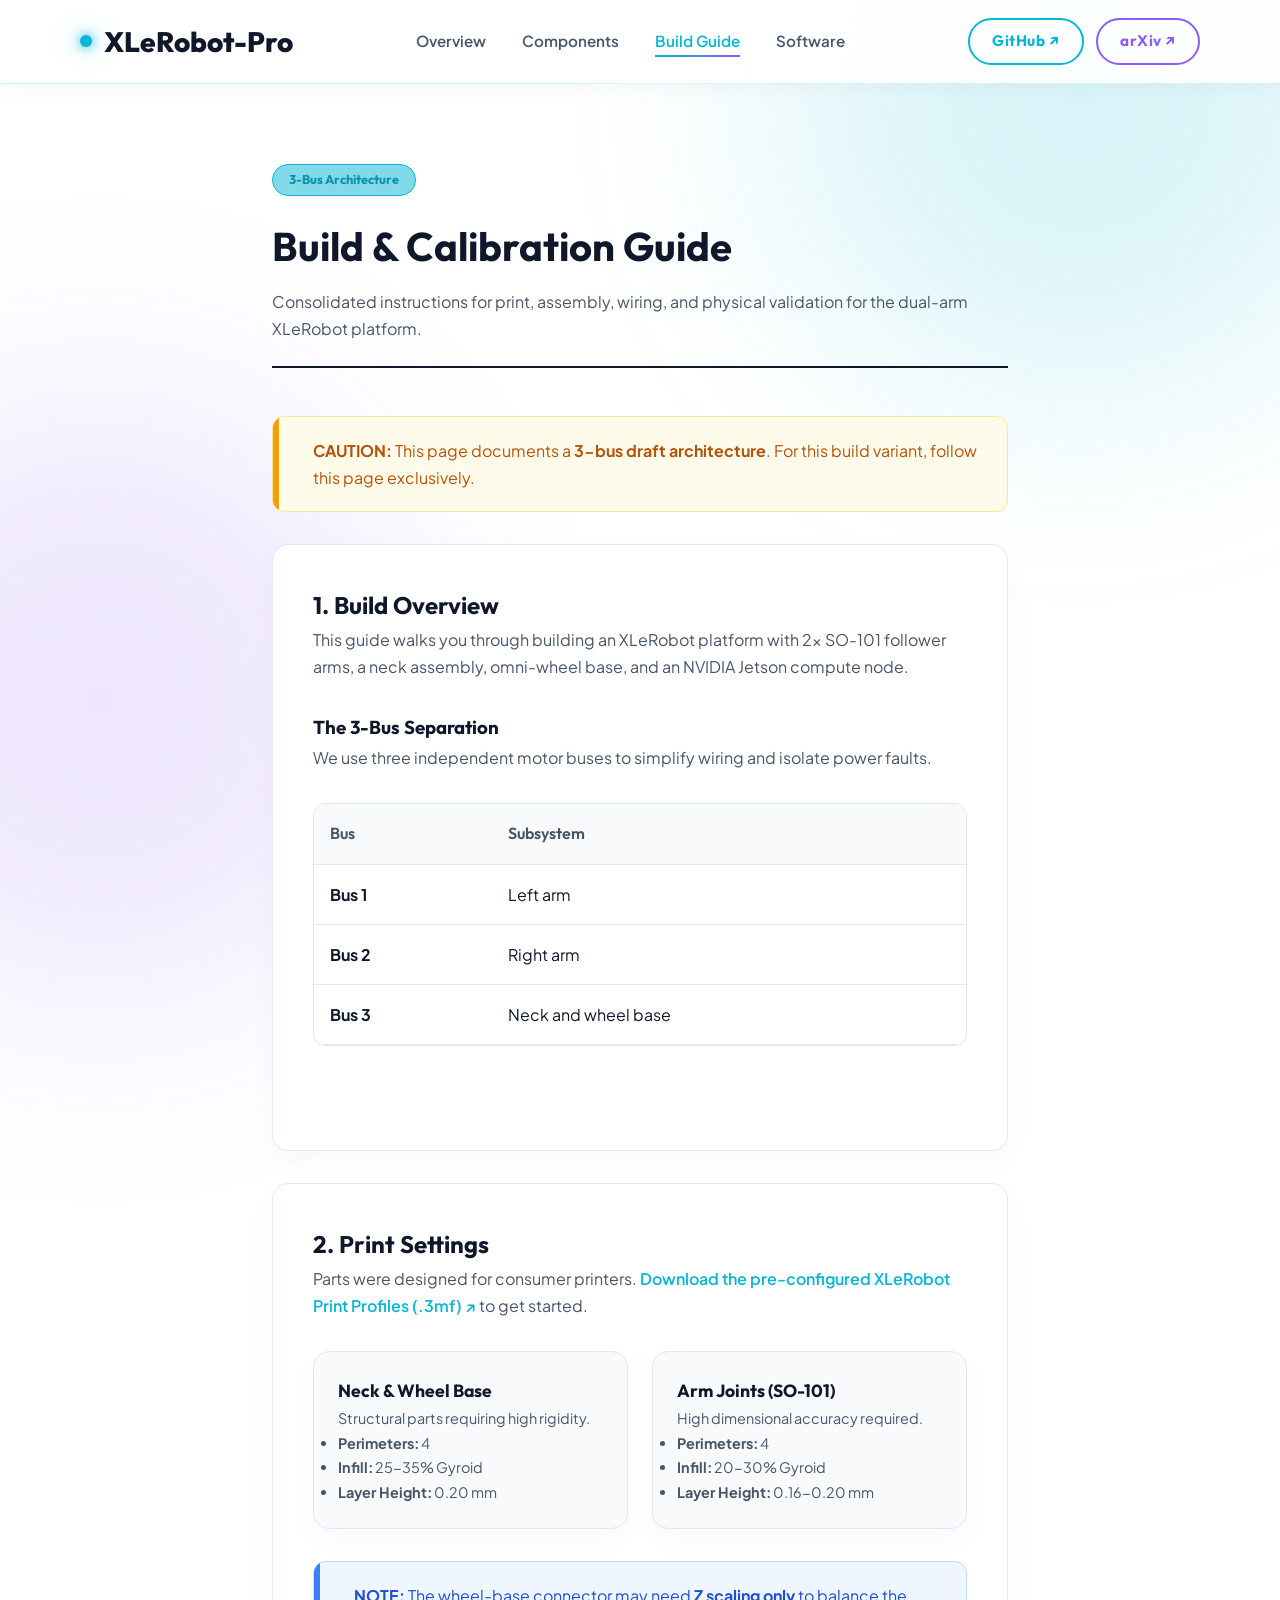
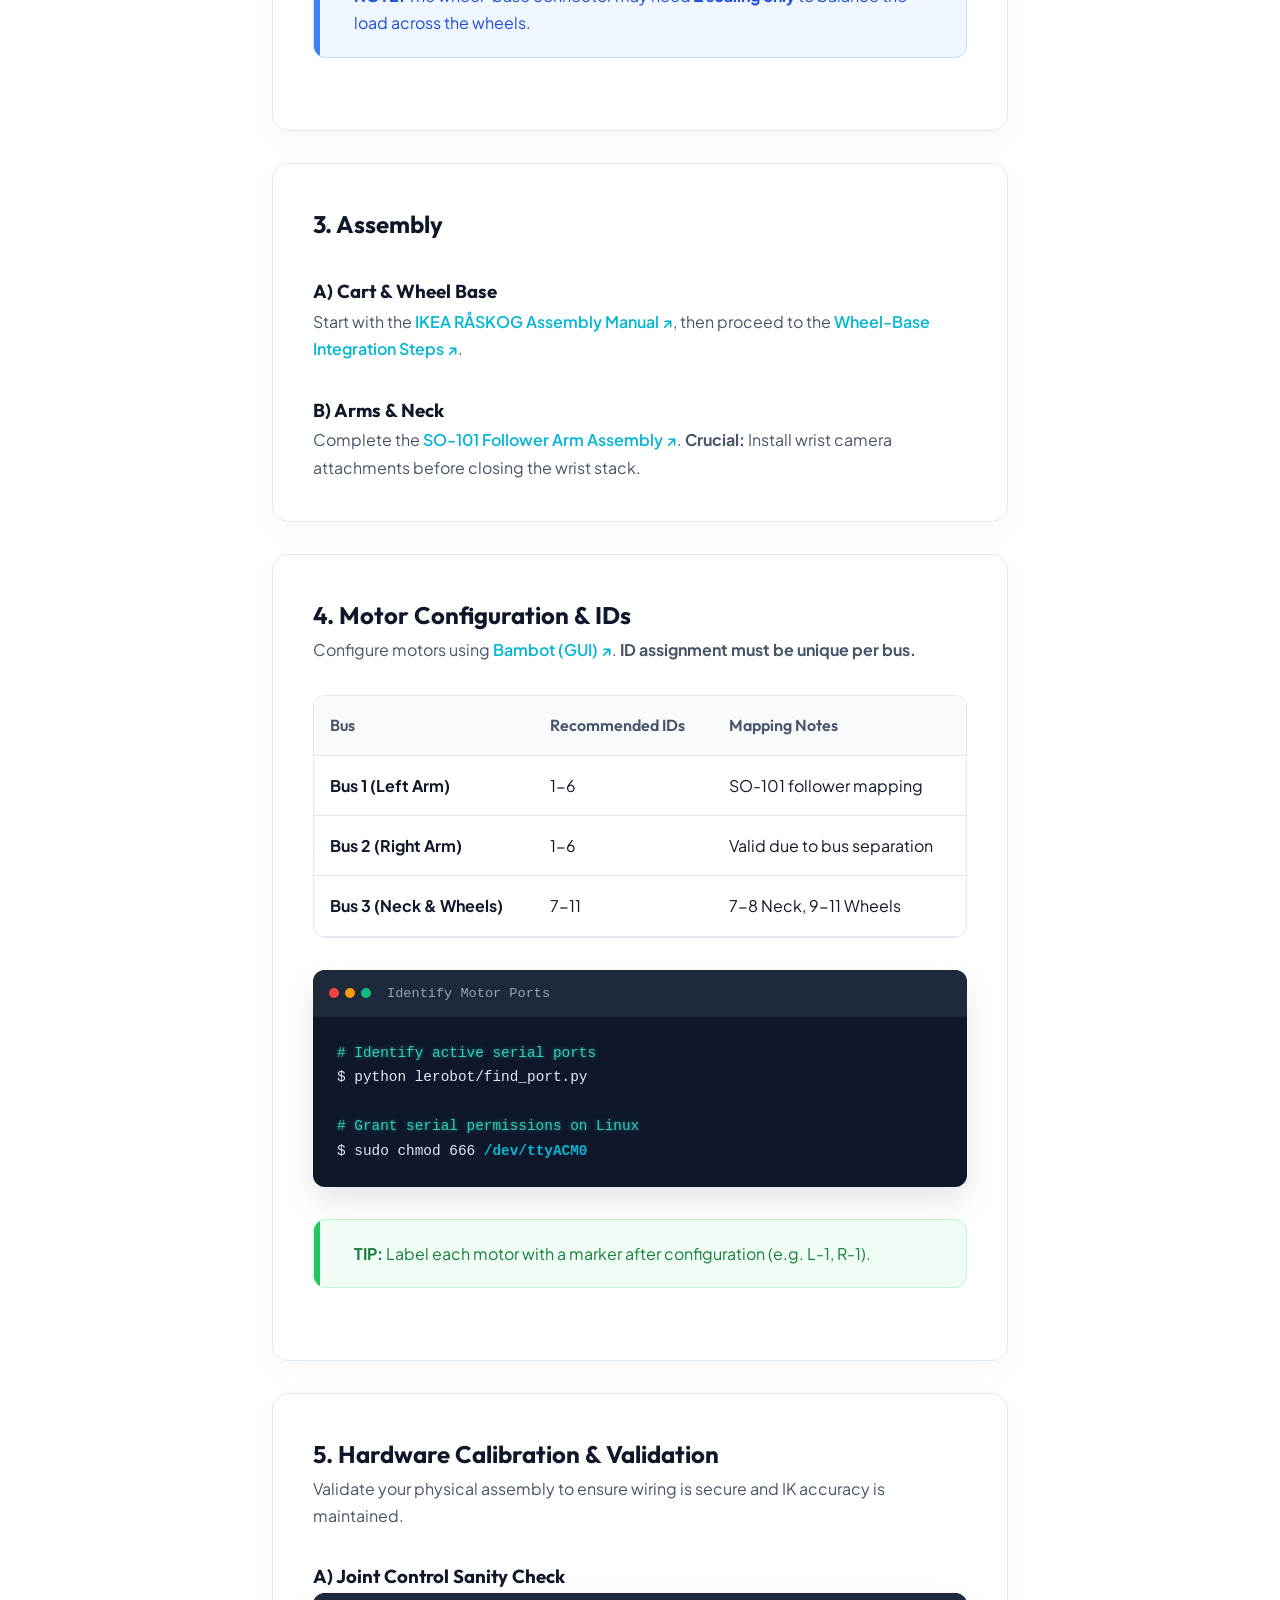
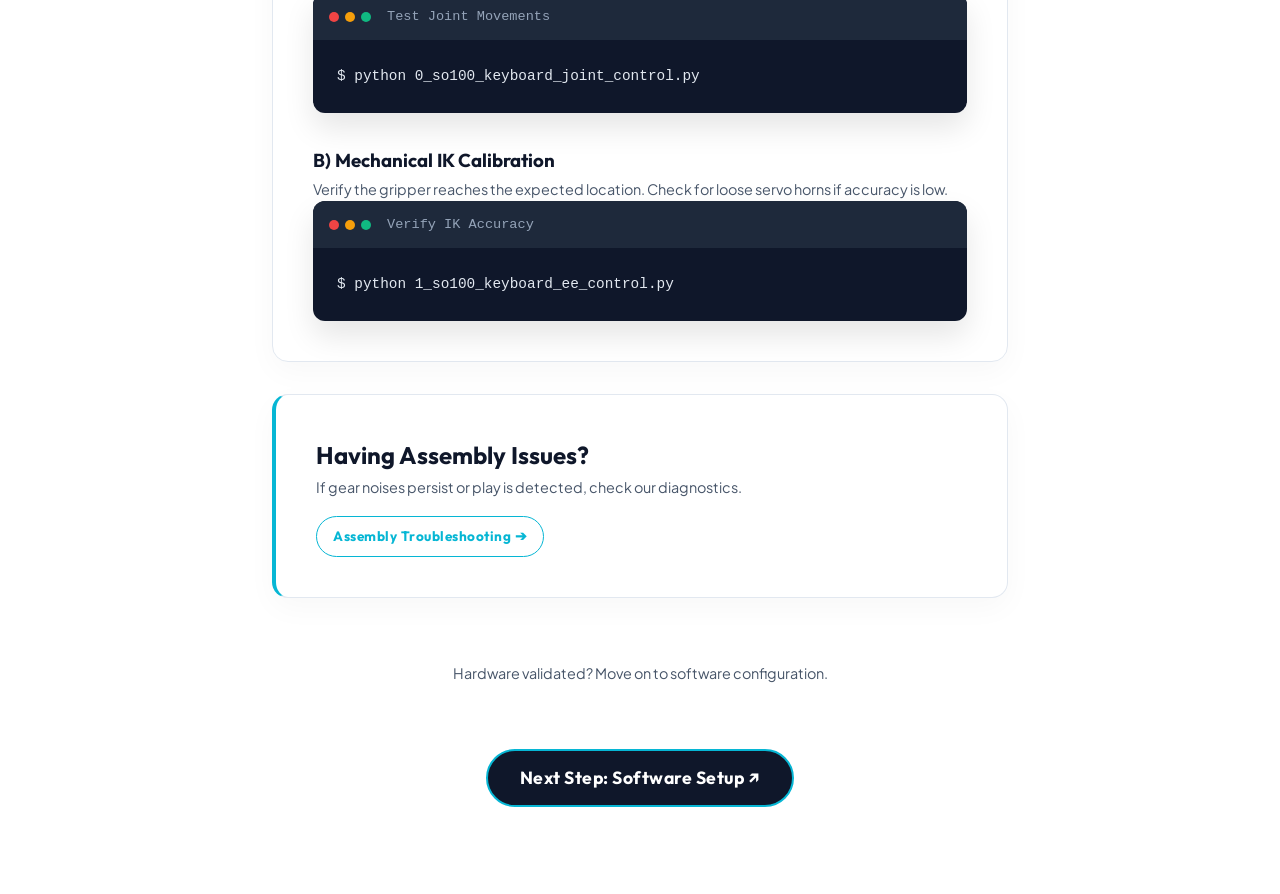
<file: build-guide.html>
<!DOCTYPE html>
<html lang="en">
<head>
    <meta charset="UTF-8">
    <meta name="viewport" content="width=device-width, initial-scale=1.0">
    <title>XLeRobot-Pro | Build Guide</title>
    <link rel="stylesheet" href="styles.css">
    <link href="https://fonts.googleapis.com/css2?family=Outfit:wght@400;600;800&family=Plus+Jakarta+Sans:wght@400;500;600&display=swap" rel="stylesheet">
</head>
<body>
    <div class="ambient-blob blob-cyan"></div>
    <div class="ambient-blob blob-purple"></div>

    <nav class="top-nav">
        <div class="nav-content">
            <a href="index.html" class="brand">
                <div class="brand-dot"></div>
                XLeRobot-Pro
            </a>
            <div class="nav-menu">
                <a href="index.html" class="nav-link">Overview</a>
                <a href="components.html" class="nav-link">Components</a>
                <a href="build-guide.html" class="nav-link active">Build Guide</a>
                <a href="software.html" class="nav-link">Software</a>
            </div>
            <div class="nav-actions">
                <a href="https://github.com/Minko82/xlerobot-pro" target="_blank" class="btn-neon btn-github">GitHub ↗</a>
                <a href="https://arxiv.org/abs/2603.09051" target="_blank" class="btn-neon btn-arxiv">arXiv ↗</a>
            </div>
        </div>
    </nav>

    <main class="page-container">
        
        <header class="page-header">
            <span class="tech-badge">3-Bus Architecture</span>
            <h1>Build & Calibration Guide</h1>
            <p>Consolidated instructions for print, assembly, wiring, and physical validation for the dual-arm XLeRobot platform.</p>
        </header>

        <div class="alert-box alert-caution">
            <div class="alert-accent-line"></div>
            <strong>CAUTION:</strong> This page documents a <strong>3-bus draft architecture</strong>. For this build variant, follow this page exclusively.
        </div>

        <section class="card neon-hover-cyan">
            <h2>1. Build Overview</h2>
            <p>This guide walks you through building an XLeRobot platform with 2x SO-101 follower arms, a neck assembly, omni-wheel base, and an NVIDIA Jetson compute node.</p>
            
            <h3 class="mt-4">The 3-Bus Separation</h3>
            <p>We use three independent motor buses to simplify wiring and isolate power faults.</p>
            
            

            <div class="table-container mt-4 mb-4">
                <table class="tech-table">
                    <thead>
                        <tr><th>Bus</th><th>Subsystem</th></tr>
                    </thead>
                    <tbody>
                        <tr><td><strong>Bus 1</strong></td><td>Left arm</td></tr>
                        <tr><td><strong>Bus 2</strong></td><td>Right arm</td></tr>
                        <tr><td><strong>Bus 3</strong></td><td>Neck and wheel base</td></tr>
                    </tbody>
                </table>
            </div>
        </section>

        <section class="card">
            <h2>2. Print Settings</h2>
            <p>Parts were designed for consumer printers. <a href="#" class="text-neon">Download the pre-configured XLeRobot Print Profiles (.3mf) ↗</a> to get started.</p>

            <div class="grid-2 mt-4">
                <div class="card print-card">
                    <h3>Neck & Wheel Base</h3>
                    <p>Structural parts requiring high rigidity.</p>
                    <ul class="mt-2">
                        <li><strong>Perimeters:</strong> 4</li>
                        <li><strong>Infill:</strong> 25-35% Gyroid</li>
                        <li><strong>Layer Height:</strong> 0.20 mm</li>
                    </ul>
                </div>

                <div class="card print-card">
                    <h3>Arm Joints (SO-101)</h3>
                    <p>High dimensional accuracy required.</p>
                    <ul class="mt-2">
                        <li><strong>Perimeters:</strong> 4</li>
                        <li><strong>Infill:</strong> 20-30% Gyroid</li>
                        <li><strong>Layer Height:</strong> 0.16-0.20 mm</li>
                    </ul>
                </div>
            </div>
            
            <div class="alert-box alert-note mt-4">
                <div class="alert-accent-line"></div>
                <strong>NOTE:</strong> The wheel-base connector may need <strong>Z scaling only</strong> to balance the load across the wheels.
            </div>
        </section>

        <section class="card neon-hover-purple">
            <h2>3. Assembly</h2>
            
            <h3 class="mt-4">A) Cart & Wheel Base</h3>
            <p>Start with the <a href="#" class="text-neon">IKEA RÅSKOG Assembly Manual ↗</a>, then proceed to the <a href="#" class="text-neon">Wheel-Base Integration Steps ↗</a>.</p>
            
            

            <h3 class="mt-4">B) Arms & Neck</h3>
            <p>Complete the <a href="#" class="text-neon">SO-101 Follower Arm Assembly ↗</a>. <strong>Crucial:</strong> Install wrist camera attachments before closing the wrist stack.</p>

        </section>

        <section class="card">
            <h2>4. Motor Configuration & IDs</h2>
            <p>Configure motors using <a href="#" class="text-neon">Bambot (GUI) ↗</a>. <strong>ID assignment must be unique per bus.</strong></p>

            <div class="table-container mt-4">
                <table class="tech-table">
                    <thead>
                        <tr><th>Bus</th><th>Recommended IDs</th><th>Mapping Notes</th></tr>
                    </thead>
                    <tbody>
                        <tr><td><strong>Bus 1 (Left Arm)</strong></td><td>1-6</td><td>SO-101 follower mapping</td></tr>
                        <tr><td><strong>Bus 2 (Right Arm)</strong></td><td>1-6</td><td>Valid due to bus separation</td></tr>
                        <tr><td><strong>Bus 3 (Neck & Wheels)</strong></td><td>7-11</td><td>7-8 Neck, 9-11 Wheels</td></tr>
                    </tbody>
                </table>
            </div>

            <div class="terminal-box mt-4">
                <div class="terminal-header">
                    <div class="dots"><span class="dot red"></span><span class="dot yellow"></span><span class="dot green"></span></div>
                    <span>Identify Motor Ports</span>
                </div>
                <div class="terminal-body">
                    <span class="log-info"># Identify active serial ports</span><br>
                    <span>$</span> python lerobot/find_port.py<br><br>
                    <span class="log-info"># Grant serial permissions on Linux</span><br>
                    <span>$</span> sudo chmod 666 <span class="text-neon">/dev/ttyACM0</span>
                </div>
            </div>
            
            <div class="alert-box alert-tip mt-4">
                <div class="alert-accent-line"></div>
                <strong>TIP:</strong> Label each motor with a marker after configuration (e.g. L-1, R-1).
            </div>
        </section>

        <section class="card">
            <h2>5. Hardware Calibration & Validation</h2>
            <p>Validate your physical assembly to ensure wiring is secure and IK accuracy is maintained.</p>

            <h3 class="mt-4">A) Joint Control Sanity Check</h3>
            <div class="terminal-box mt-2">
                <div class="terminal-header">
                    <div class="dots"><span class="dot red"></span><span class="dot yellow"></span><span class="dot green"></span></div>
                    <span>Test Joint Movements</span>
                </div>
                <div class="terminal-body">
                    <span>$</span> python 0_so100_keyboard_joint_control.py
                </div>
            </div>

            <h3 class="mt-4">B) Mechanical IK Calibration</h3>
            <p class="font-small">Verify the gripper reaches the expected location. Check for loose servo horns if accuracy is low.</p>
            <div class="terminal-box mt-2">
                <div class="terminal-header">
                    <div class="dots"><span class="dot red"></span><span class="dot yellow"></span><span class="dot green"></span></div>
                    <span>Verify IK Accuracy</span>
                </div>
                <div class="terminal-body">
                    <span>$</span> python 1_so100_keyboard_ee_control.py
                </div>
            </div>
        </section>

        <section class="card footer-cta">
            <div class="flex-wrap-center">
                <div class="card-no-margin">
                    <h2>Having Assembly Issues?</h2>
                    <p class="font-small">If gear noises persist or play is detected, check our diagnostics.</p>
                </div>
                <a href="troubleshooting.html" class="btn-neon btn-outline-cyan">Assembly Troubleshooting ➔</a>
            </div>
        </section>

        <div class="text-center mt-large">
            <p class="credits-text mb-4">Hardware validated? Move on to software configuration.</p>
            <a href="software.html" class="btn-neon btn-github btn-cta">Next Step: Software Setup ↗</a>
        </div>

    </main>
</body>
</html>
</file>
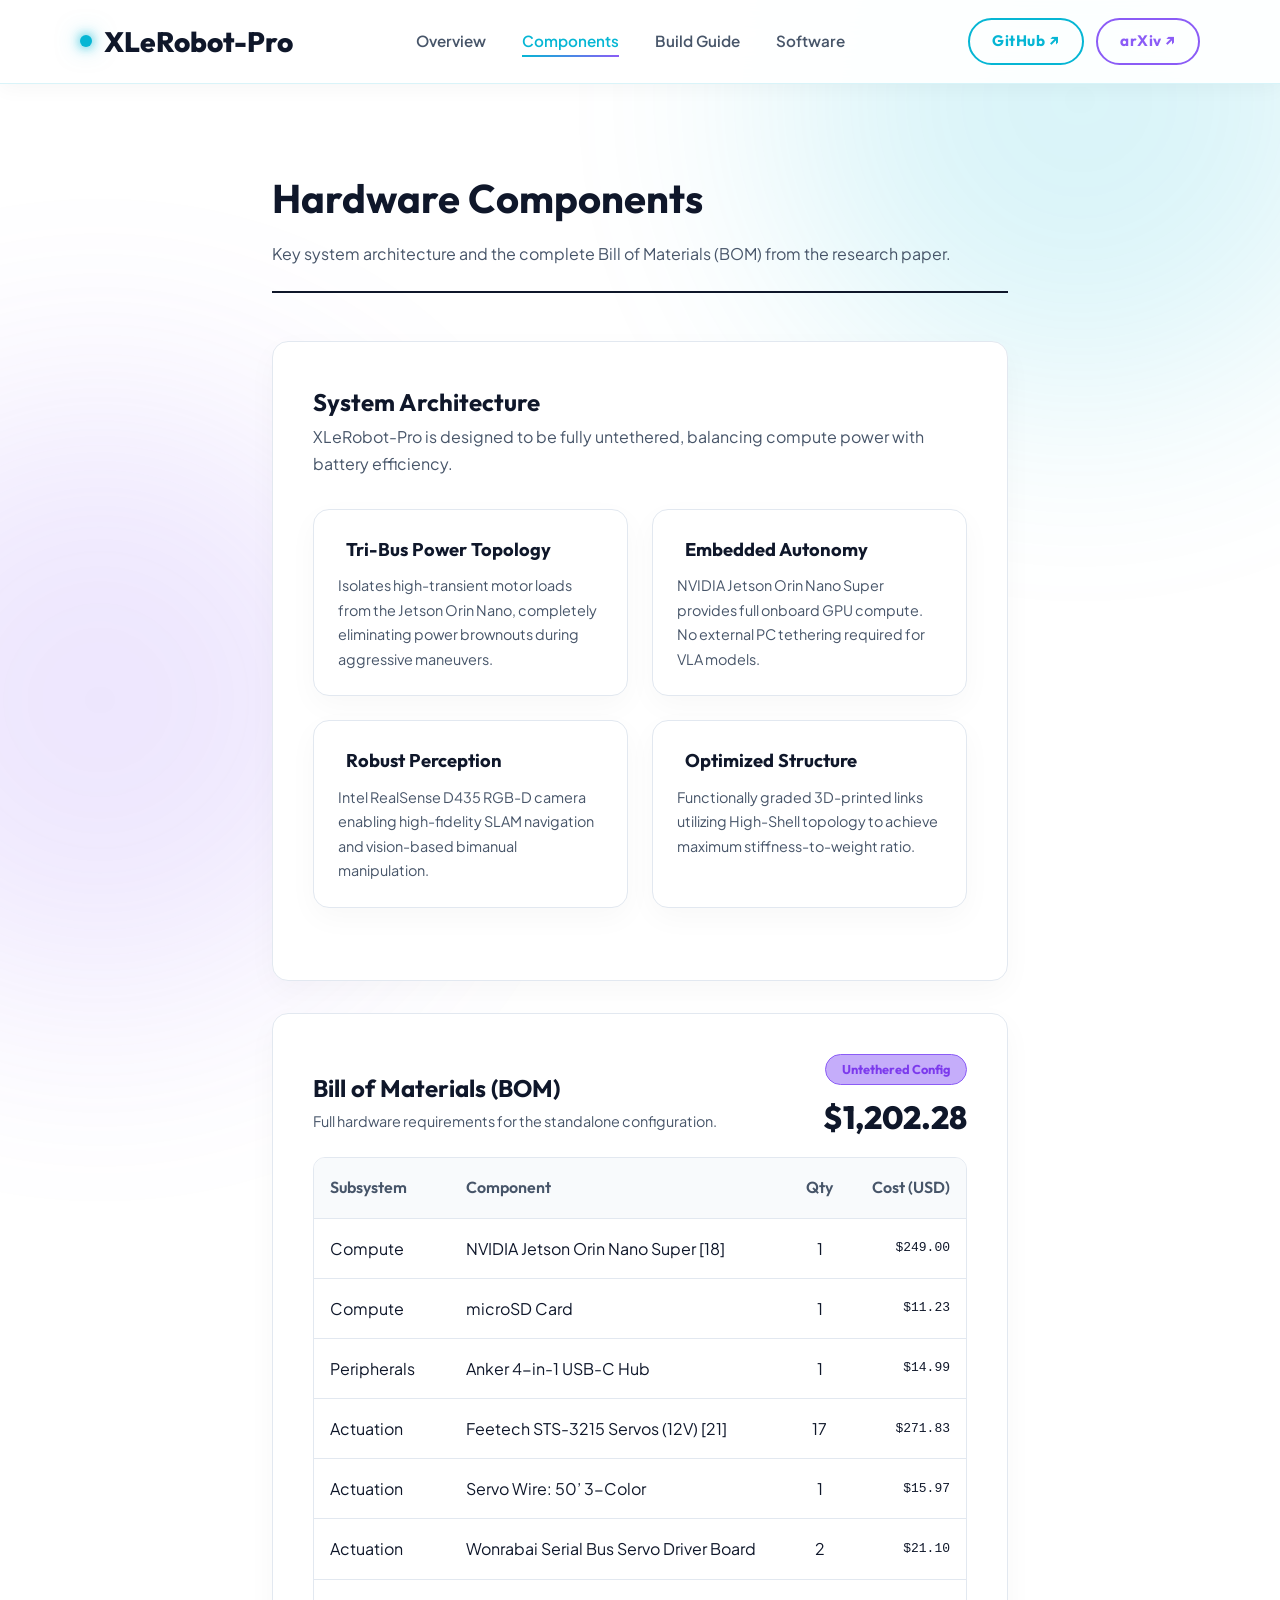
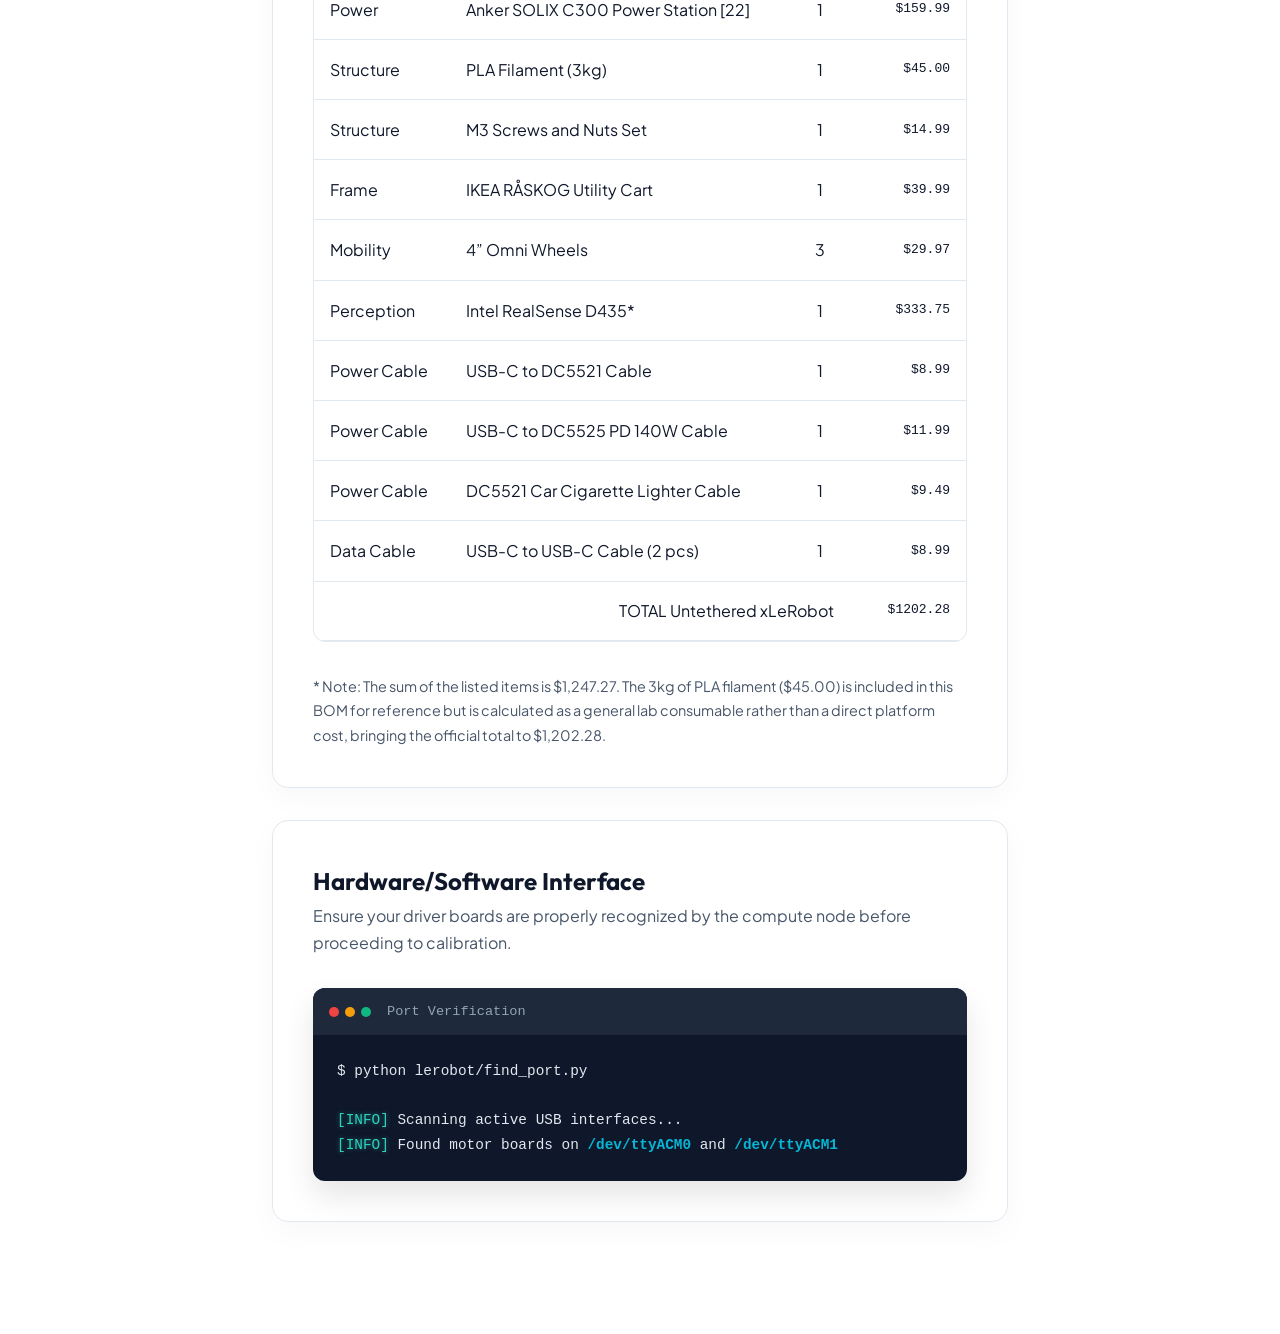
<file: components.html>
<!DOCTYPE html>
<html lang="en">
<head>
    <meta charset="UTF-8">
    <meta name="viewport" content="width=device-width, initial-scale=1.0">
    <title>XLeRobot-Pro | Components</title>
    <link rel="stylesheet" href="styles.css">
    <link href="https://fonts.googleapis.com/css2?family=Outfit:wght@400;600;800&family=Plus+Jakarta+Sans:wght@400;500;600&display=swap" rel="stylesheet">
    <style>
        .bom-link {
            color: inherit;
            text-decoration: underline;
            text-decoration-color: rgba(255, 255, 255, 0.3);
            text-underline-offset: 3px;
            transition: all 0.2s ease;
        }
        .bom-link:hover {
            color: #00f0ff; 
            text-decoration-color: #00f0ff;
        }
    </style>
</head>
<body>
    <div class="ambient-blob blob-cyan"></div>
    <div class="ambient-blob blob-purple"></div>

    <nav class="top-nav">
        <div class="nav-content">
            <a href="index.html" class="brand">
                <div class="brand-dot"></div>
                XLeRobot-Pro
            </a>
            <div class="nav-menu">
                <a href="index.html" class="nav-link">Overview</a>
                <a href="components.html" class="nav-link active">Components</a>
                <a href="build-guide.html" class="nav-link">Build Guide</a>
                <a href="software.html" class="nav-link">Software</a>
            </div>
            <div class="nav-actions">
                <a href="https://github.com/Minko82/xlerobot-pro" target="_blank" rel="noopener noreferrer" class="btn-neon btn-github">GitHub ↗</a>
                <a href="https://arxiv.org/abs/2603.09051" target="_blank" rel="noopener noreferrer" class="btn-neon btn-arxiv">arXiv ↗</a>
            </div>
        </div>
    </nav>

    <main class="page-container">
        
        <div class="page-header">
            <h1>Hardware Components</h1>
            <p>Key system architecture and the complete Bill of Materials (BOM) from the research paper.</p>
        </div>

        <section class="card">
            <h2>System Architecture</h2>
            <p>XLeRobot-Pro is designed to be fully untethered, balancing compute power with battery efficiency.</p>
            
            <div class="grid-2 mt-4">
                <div class="card arch-card neon-hover-purple">
                    <h3><span class="diag-icon"></span> Tri-Bus Power Topology</h3>
                    <p>Isolates high-transient motor loads from the Jetson Orin Nano, completely eliminating power brownouts during aggressive maneuvers.</p>
                </div>
                
                <div class="card arch-card neon-hover-cyan">
                    <h3><span class="diag-icon"></span> Embedded Autonomy</h3>
                    <p>NVIDIA Jetson Orin Nano Super provides full onboard GPU compute. No external PC tethering required for VLA models.</p>
                </div>

                <div class="card arch-card neon-hover-cyan">
                    <h3><span class="diag-icon"></span> Robust Perception</h3>
                    <p>Intel RealSense D435 RGB-D camera enabling high-fidelity SLAM navigation and vision-based bimanual manipulation.</p>
                </div>

                <div class="card arch-card neon-hover-purple">
                    <h3><span class="diag-icon"></span> Optimized Structure</h3>
                    <p>Functionally graded 3D-printed links utilizing High-Shell topology to achieve maximum stiffness-to-weight ratio.</p>
                </div>
            </div>
        </section>

        <section class="card">
            <div class="bom-header-flex">
                <div>
                    <h2>Bill of Materials (BOM)</h2>
                    <p class="font-small">Full hardware requirements for the standalone configuration.</p>
                </div>
                <div class="price-tag-container">
                    <span class="tech-badge purple">Untethered Config</span>
                    <div class="price-amount">$1,202.28</div>
                </div>
            </div>

            <div class="table-container">
                <table class="tech-table">
                    <thead>
                        <tr>
                            <th>Subsystem</th>
                            <th>Component</th>
                            <th class="text-center">Qty</th>
                            <th class="text-right">Cost (USD)</th>
                        </tr>
                    </thead>
                    <tbody>
                        <tr><td>Compute</td><td><a href="https://www.amazon.com/NVIDIA-Jetson-Orin-Nano-Developer/dp/B0BZJTQ5YP?tag=ustxtaddt-20&amp;th=1" target="_blank" rel="noopener noreferrer" class="bom-link">NVIDIA Jetson Orin Nano Super [18]</a></td><td class="text-center">1</td><td class="text-right font-mono">$249.00</td></tr>
                        <tr><td>Compute</td><td><a href="https://www.amazon.com/SanDisk-Extreme-microSDXC-Memory-Adapter/dp/B09X7C7LL1/?th=1" target="_blank" rel="noopener noreferrer" class="bom-link">microSD Card</a></td><td class="text-center">1</td><td class="text-right font-mono">$11.23</td></tr>
                        <tr><td>Peripherals</td><td><a href="https://www.amazon.com/dp/B00XMD7KPU" target="_blank" rel="noopener noreferrer" class="bom-link">Anker 4-in-1 USB-C Hub</a></td><td class="text-center">1</td><td class="text-right font-mono">$14.99</td></tr>
                        <tr><td>Actuation</td><td><a href="https://shop.wowrobo.com/products/feetech-sts3215-servo-12v-30kg-high-torque-servo-for-so-arm100" target="_blank" rel="noopener noreferrer" class="bom-link">Feetech STS-3215 Servos (12V) [21]</a></td><td class="text-center">17</td><td class="text-right font-mono">$271.83</td></tr>
                        <tr><td>Actuation</td><td><a href="https://www.horizonhobby.com/product/servo-wire-50-3-color/HRC57417.html" target="_blank" rel="noopener noreferrer" class="bom-link">Servo Wire: 50’ 3-Color</a></td><td class="text-center">1</td><td class="text-right font-mono">$15.97</td></tr>
                        <tr><td>Actuation</td><td><a href="https://www.amazon.com/Waveshare-Integrates-Control-Circuit-Supports/dp/B0CTMM4LWK/?th=1" target="_blank" rel="noopener noreferrer" class="bom-link">Wonrabai Serial Bus Servo Driver Board</a></td><td class="text-center">2</td><td class="text-right font-mono">$21.10</td></tr>
                        <tr><td>Power</td><td><a href="https://www.ankersolix.com/products/c300-dc?variant=49702163972426&amp;ref=naviMenu_pps" target="_blank" rel="noopener noreferrer" class="bom-link">Anker SOLIX C300 Power Station [22]</a></td><td class="text-center">1</td><td class="text-right font-mono">$159.99</td></tr>
                        <tr><td>Structure</td><td><a href="https://www.amazon.com/dp/B07PGY2JP1" target="_blank" rel="noopener noreferrer" class="bom-link">PLA Filament (3kg)</a></td><td class="text-center">1</td><td class="text-right font-mono">$45.00</td></tr>
                        <tr><td>Structure</td><td><a href="https://www.amazon.com/dp/B0BRWCFD6Q?_encoding=UTF8&amp;ref=cm_sw_r_cp_ud_dp_NJMS7ZHFJF8T6K3W1ASX_2&amp;ref_=cm_sw_r_cp_ud_dp_NJMS7ZHFJF8T6K3W1ASX_2&amp;social_share=cm_sw_r_cp_ud_dp_NJMS7ZHFJF8T6K3W1ASX_2&amp;previewDoh=1&amp;th=1" target="_blank" rel="noopener noreferrer" class="bom-link">M3 Screws and Nuts Set</a></td><td class="text-center">1</td><td class="text-right font-mono">$14.99</td></tr>
                        <tr><td>Frame</td><td><a href="https://www.ikea.com/us/en/p/raskog-utility-cart-black-40582181/#content" target="_blank" rel="noopener noreferrer" class="bom-link">IKEA RÅSKOG Utility Cart</a></td><td class="text-center">1</td><td class="text-right font-mono">$39.99</td></tr>
                        <tr><td>Mobility</td><td><a href="https://www.vexrobotics.com/omni-wheels.html" target="_blank" rel="noopener noreferrer" class="bom-link">4” Omni Wheels</a></td><td class="text-center">3</td><td class="text-right font-mono">$29.97</td></tr>
                        <tr><td>Perception</td><td><a href="https://store.intelrealsense.com/buy-intel-realsense-depth-camera-d415.html" target="_blank" rel="noopener noreferrer" class="bom-link">Intel RealSense D435*</a></td><td class="text-center">1</td><td class="text-right font-mono">$333.75</td></tr>
                        <tr><td>Power Cable</td><td><a href="https://www.amazon.com/dp/B0CDBWHXDZ?th=1" target="_blank" rel="noopener noreferrer" class="bom-link">USB-C to DC5521 Cable</a></td><td class="text-center">1</td><td class="text-right font-mono">$8.99</td></tr>
                        <tr><td>Power Cable</td><td>USB-C to DC5525 PD 140W Cable</td><td class="text-center">1</td><td class="text-right font-mono">$11.99</td></tr>
                        <tr><td>Power Cable</td><td>DC5521 Car Cigarette Lighter Cable</td><td class="text-center">1</td><td class="text-right font-mono">$9.49</td></tr>
                        <tr><td>Data Cable</td><td><a href="https://www.amazon.com/dp/B09N94MZG9" target="_blank" rel="noopener noreferrer" class="bom-link">USB-C to USB-C Cable (2 pcs)</a></td><td class="text-center">1</td><td class="text-right font-mono">$8.99</td></tr>
                    </tbody>
                    <tfoot>
                        <tr>
                            <td colspan="3" class="text-right font-bold" style="padding-top: 15px;">TOTAL Untethered xLeRobot</td>
                            <td class="text-right font-mono font-bold" style="padding-top: 15px;">$1202.28</td>
                        </tr>
                    </tfoot>
                </table>
            </div>
            <p class="mt-4 font-small">* Note: The sum of the listed items is $1,247.27. The 3kg of PLA filament ($45.00) is included in this BOM for reference but is calculated as a general lab consumable rather than a direct platform cost, bringing the official total to $1,202.28.</p>
        </section>

        <section class="card">
            <h2>Hardware/Software Interface</h2>
            <p>Ensure your driver boards are properly recognized by the compute node before proceeding to calibration.</p>
            
            <div class="terminal-box mt-4">
                <div class="terminal-header">
                    <div class="dots"><span class="dot red"></span><span class="dot yellow"></span><span class="dot green"></span></div>
                    <span>Port Verification</span>
                </div>
                <div class="terminal-body">
                    <span>$</span> python lerobot/find_port.py<br><br>
                    <span class="log-info">[INFO]</span> Scanning active USB interfaces...<br>
                    <span class="log-info">[INFO]</span> Found motor boards on <span class="text-neon">/dev/ttyACM0</span> and <span class="text-neon">/dev/ttyACM1</span>
                </div>
            </div>
        </section>
        
    </main>
</body>
</html>
</file>
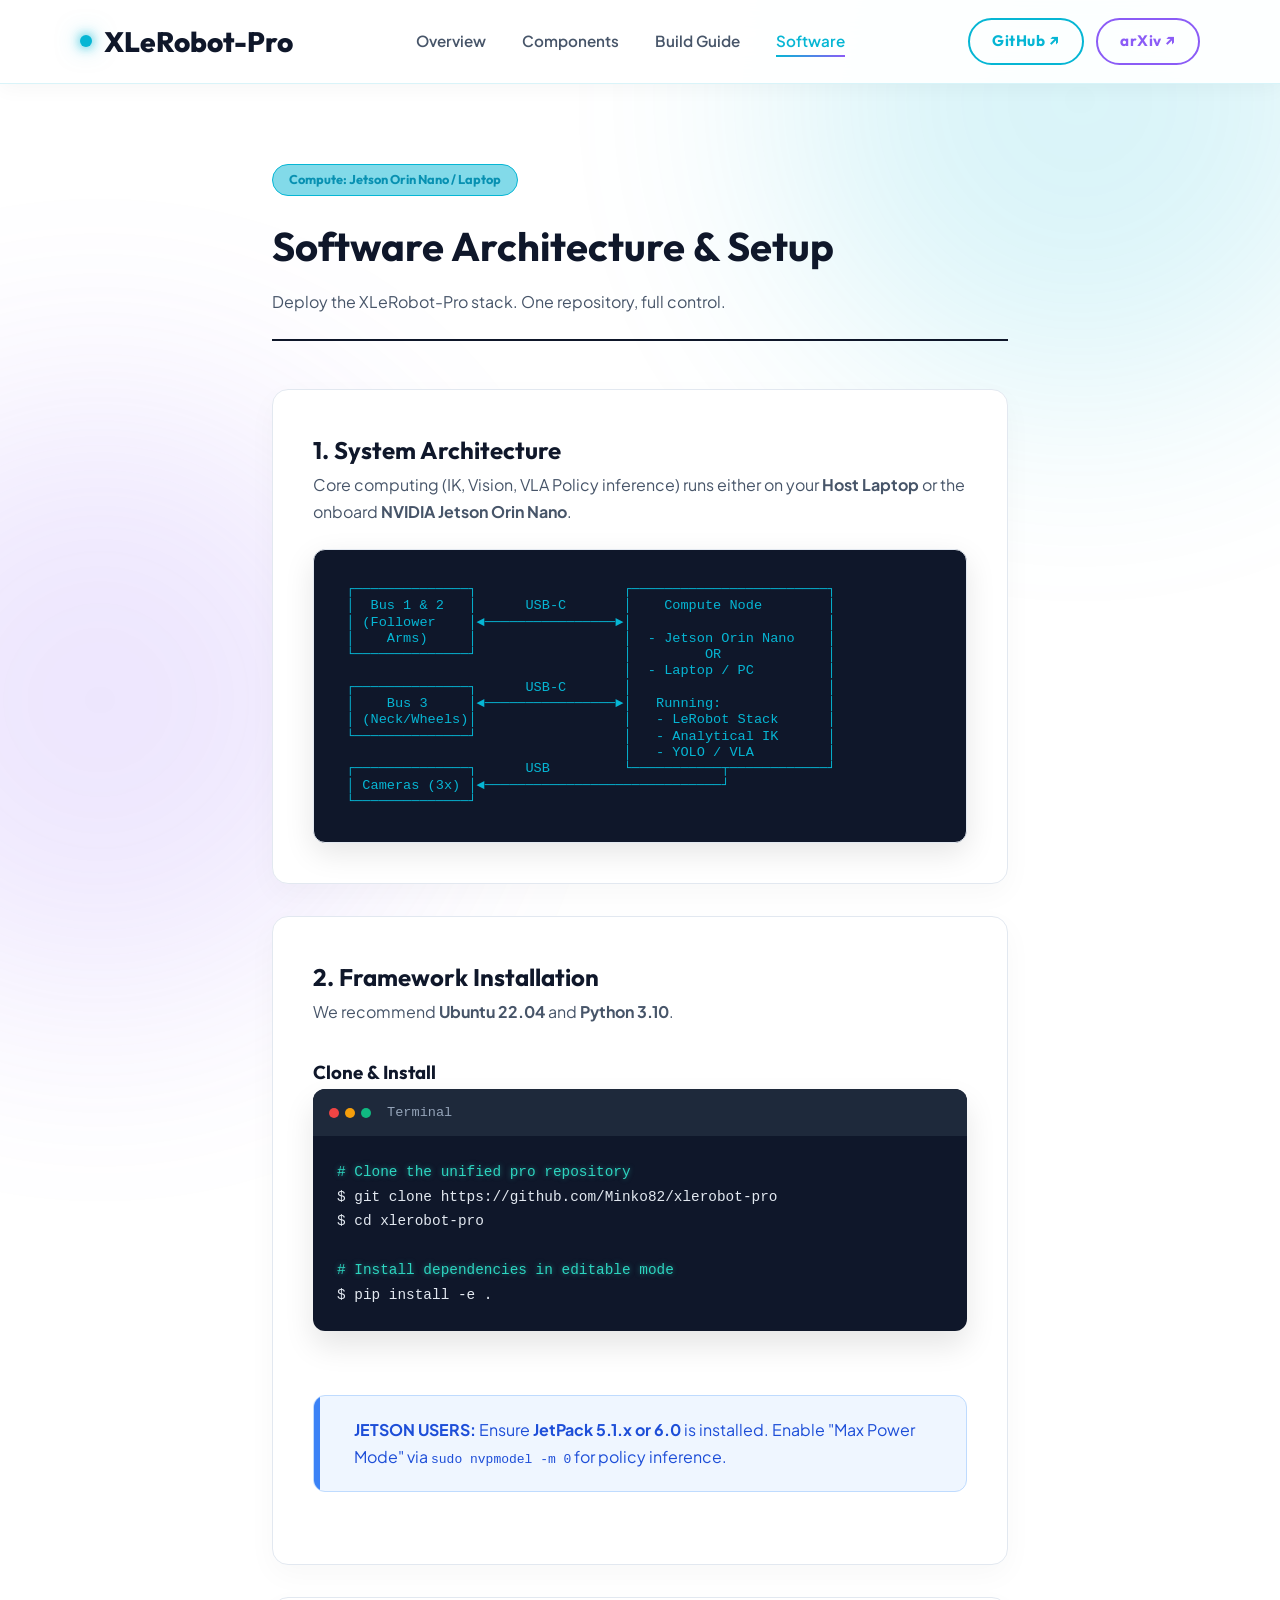
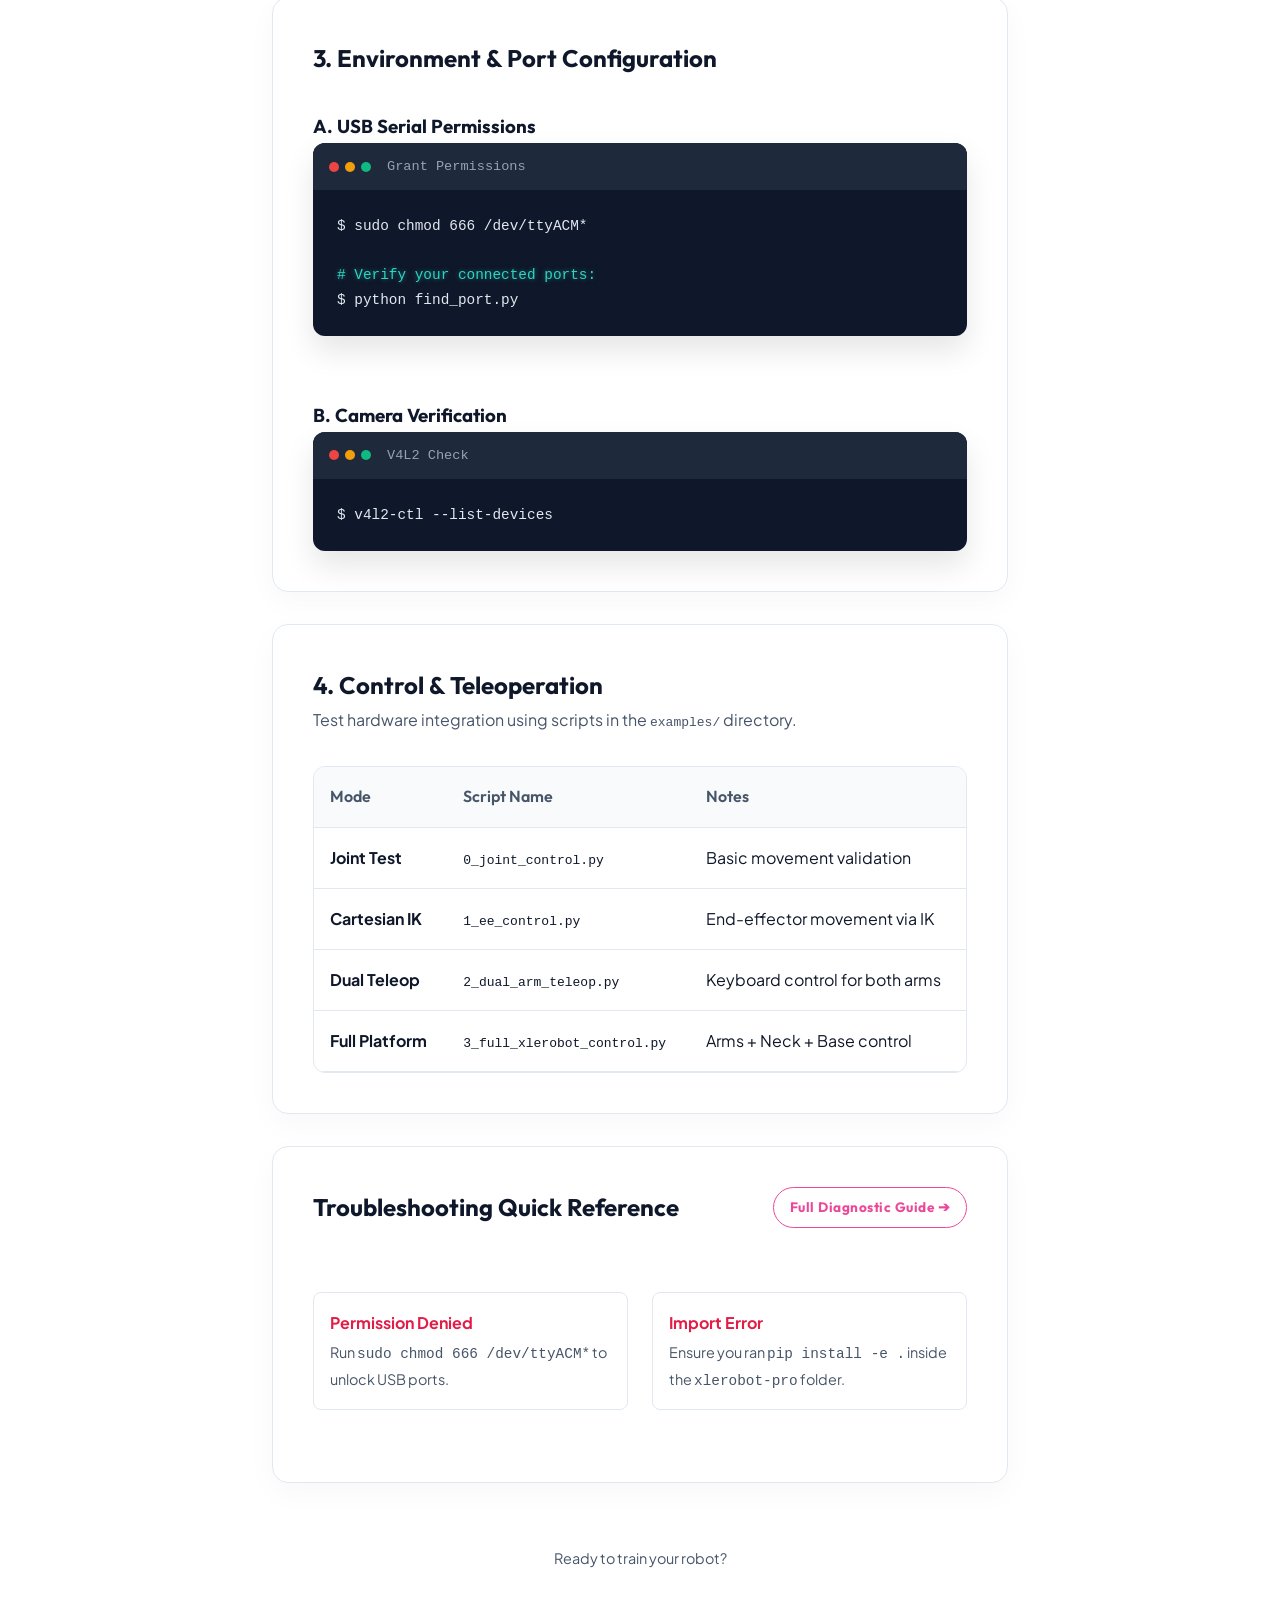
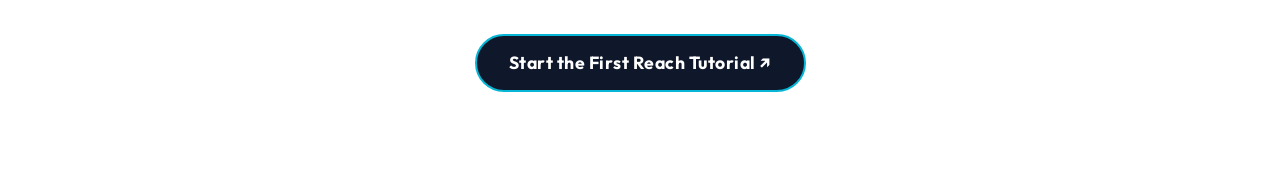
<file: software.html>
<!DOCTYPE html>
<html lang="en">
<head>
    <meta charset="UTF-8">
    <meta name="viewport" content="width=device-width, initial-scale=1.0">
    <title>XLeRobot-Pro | Software Setup</title>
    <link rel="stylesheet" href="styles.css">
    <link href="https://fonts.googleapis.com/css2?family=Outfit:wght@400;600;800&family=Plus+Jakarta+Sans:wght@400;500;600&display=swap" rel="stylesheet">
</head>
<body>
    <div class="ambient-blob blob-cyan"></div>
    <div class="ambient-blob blob-purple"></div>

    <nav class="top-nav">
        <div class="nav-content">
            <a href="index.html" class="brand">
                <div class="brand-dot"></div>
                XLeRobot-Pro
            </a>
            <div class="nav-menu">
                <a href="index.html" class="nav-link">Overview</a>
                <a href="components.html" class="nav-link">Components</a>
                <a href="build-guide.html" class="nav-link">Build Guide</a>
                <a href="software.html" class="nav-link active">Software</a>
            </div>
            <div class="nav-actions">
                <a href="https://github.com/Minko82/xlerobot-pro" target="_blank" class="btn-neon btn-github">GitHub ↗</a>
                <a href="https://arxiv.org/abs/2603.09051" target="_blank" class="btn-neon btn-arxiv">arXiv ↗</a>
            </div>
        </div>
    </nav>

    <main class="page-container">
        
        <header class="page-header">
            <span class="tech-badge">Compute: Jetson Orin Nano / Laptop</span>
            <h1>Software Architecture & Setup</h1>
            <p>Deploy the XLeRobot-Pro stack. One repository, full control.</p>
        </header>

        <section class="card neon-hover-cyan">
            <h2>1. System Architecture</h2>
            <p>Core computing (IK, Vision, VLA Policy inference) runs either on your <strong>Host Laptop</strong> or the onboard <strong>NVIDIA Jetson Orin Nano</strong>.</p>
            
            

            <div class="ascii-diagram-box">
<pre>
┌──────────────┐                  ┌────────────────────────┐
│  Bus 1 & 2   │      USB-C       │    Compute Node        │
│ (Follower    │◄────────────────►│                        │
│    Arms)     │                  │  - Jetson Orin Nano    │
└──────────────┘                  │         OR             │
                                  │  - Laptop / PC         │
┌──────────────┐      USB-C       │                        │
│    Bus 3     │◄────────────────►│   Running:             │
│ (Neck/Wheels)│                  │   - LeRobot Stack      │
└──────────────┘                  │   - Analytical IK      │
                                  │   - YOLO / VLA         │
┌──────────────┐      USB         └───────────┬────────────┘
│ Cameras (3x) │◄─────────────────────────────┘
└──────────────┘
</pre>
            </div>
        </section>

        <section class="card neon-hover-purple">
            <h2>2. Framework Installation</h2>
            <p>We recommend <strong>Ubuntu 22.04</strong> and <strong>Python 3.10</strong>.</p>

            <h3 class="mt-4">Clone & Install</h3>
            <div class="terminal-box mt-2 mb-4">
                <div class="terminal-header">
                    <div class="dots"><span class="dot red"></span><span class="dot yellow"></span><span class="dot green"></span></div>
                    <span>Terminal</span>
                </div>
                <div class="terminal-body">
                    <span class="log-info"># Clone the unified pro repository</span><br>
                    <span>$</span> git clone https://github.com/Minko82/xlerobot-pro<br>
                    <span>$</span> cd xlerobot-pro<br><br>
                    <span class="log-info"># Install dependencies in editable mode</span><br>
                    <span>$</span> pip install -e .
                </div>
            </div>

            <div class="alert-box alert-note">
                <div class="alert-accent-line"></div>
                <strong>JETSON USERS:</strong> Ensure <strong>JetPack 5.1.x or 6.0</strong> is installed. Enable "Max Power Mode" via <code>sudo nvpmodel -m 0</code> for policy inference.
            </div>
        </section>

        <section class="card">
            <h2>3. Environment & Port Configuration</h2>
            
            <h3 class="mt-4">A. USB Serial Permissions</h3>
            <div class="terminal-box mt-2 mb-4">
                <div class="terminal-header">
                    <div class="dots"><span class="dot red"></span><span class="dot yellow"></span><span class="dot green"></span></div>
                    <span>Grant Permissions</span>
                </div>
                <div class="terminal-body">
                    <span>$</span> sudo chmod 666 /dev/ttyACM*<br><br>
                    <span class="log-info"># Verify your connected ports:</span><br>
                    <span>$</span> python find_port.py
                </div>
            </div>

            <h3 class="mt-4">B. Camera Verification</h3>
            <div class="terminal-box mt-2">
                <div class="terminal-header">
                    <div class="dots"><span class="dot red"></span><span class="dot yellow"></span><span class="dot green"></span></div>
                    <span>V4L2 Check</span>
                </div>
                <div class="terminal-body">
                    <span>$</span> v4l2-ctl --list-devices
                </div>
            </div>
        </section>

        <section class="card neon-hover-pink">
            <h2>4. Control & Teleoperation</h2>
            <p>Test hardware integration using scripts in the <code>examples/</code> directory.</p>

            <div class="table-container mt-4">
                <table class="tech-table">
                    <thead>
                        <tr><th>Mode</th><th>Script Name</th><th>Notes</th></tr>
                    </thead>
                    <tbody>
                        <tr><td><strong>Joint Test</strong></td><td><code>0_joint_control.py</code></td><td>Basic movement validation</td></tr>
                        <tr><td><strong>Cartesian IK</strong></td><td><code>1_ee_control.py</code></td><td>End-effector movement via IK</td></tr>
                        <tr><td><strong>Dual Teleop</strong></td><td><code>2_dual_arm_teleop.py</code></td><td>Keyboard control for both arms</td></tr>
                        <tr><td><strong>Full Platform</strong></td><td><code>3_full_xlerobot_control.py</code></td><td>Arms + Neck + Base control</td></tr>
                    </tbody>
                </table>
            </div>
        </section>

        <section class="card">
            <div class="flex-wrap-center mb-4">
                <h2 class="card-no-margin">Troubleshooting Quick Reference</h2>
                <a href="troubleshooting.html" class="btn-neon btn-outline-pink">Full Diagnostic Guide ➔</a>
            </div>
            
            <div class="grid-2 mt-4">
                <div class="diag-grid-card">
                    <strong>Permission Denied</strong>
                    <p>Run <code>sudo chmod 666 /dev/ttyACM*</code> to unlock USB ports.</p>
                </div>
                <div class="diag-grid-card">
                    <strong>Import Error</strong>
                    <p>Ensure you ran <code>pip install -e .</code> inside the <code>xlerobot-pro</code> folder.</p>
                </div>
            </div>
        </section>

        <div class="text-center mt-large">
            <p class="credits-text mb-4">Ready to train your robot?</p>
            <a href="tutorial-first-reach.html" class="btn-neon btn-github btn-cta">Start the First Reach Tutorial ↗</a>
        </div>

    </main>
</body>
</html>
</file>
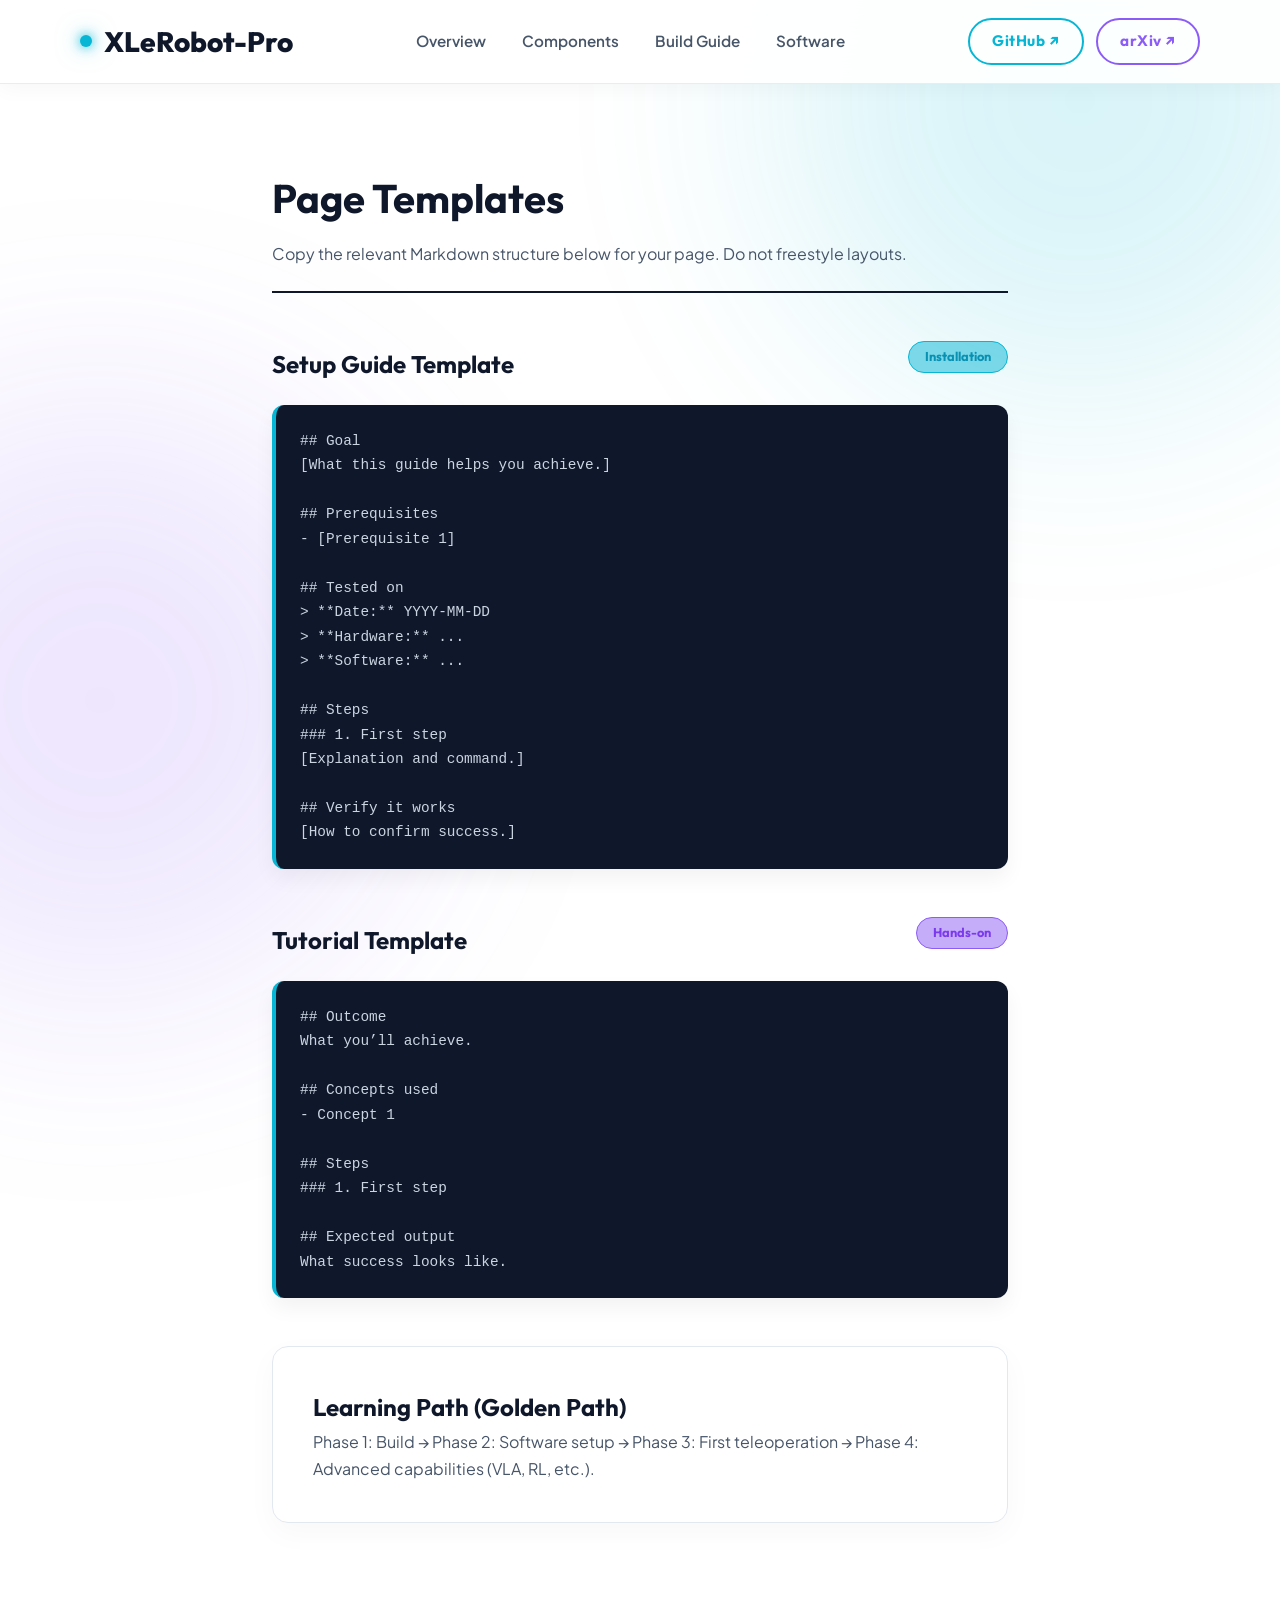
<file: templates.html>
<!DOCTYPE html>
<html lang="en">
<head>
    <meta charset="UTF-8">
    <meta name="viewport" content="width=device-width, initial-scale=1.0">
    <title>XLerobot | Templates</title>
    <link rel="stylesheet" href="styles.css">
    <link href="https://fonts.googleapis.com/css2?family=Outfit:wght@400;600;800&family=Plus+Jakarta+Sans:wght@400;500;600&display=swap" rel="stylesheet">
</head>
<body>
    <div class="ambient-blob blob-cyan"></div>
    <div class="ambient-blob blob-purple"></div>


    <nav class="top-nav">
        <div class="nav-content">
            <a href="index.html" class="brand">
                <div class="brand-dot"></div>
                XLeRobot-Pro
            </a>
            <div class="nav-menu">
                <a href="index.html" class="nav-link">Overview</a>
                <a href="components.html" class="nav-link">Components</a>
                <a href="build-guide.html" class="nav-link">Build Guide</a>
                <a href="software.html" class="nav-link">Software</a>
            </div>
            <div class="nav-actions">
                <a href="https://github.com/Vector-Wangel/XLeRobot" target="_blank" class="btn-neon btn-github">GitHub ↗</a>
                <a href="https://arxiv.org/abs/YOUR_ARXIV_ID_HERE" target="_blank" class="btn-neon btn-arxiv">arXiv ↗</a>
            </div>
        </div>
    </nav>

    <main class="page-container">
        <div class="page-header">
            <h1>Page Templates</h1>
            <p>Copy the relevant Markdown structure below for your page. Do not freestyle layouts.</p>
        </div>

        <section class="template-block">
            <div class="template-header">
                <h2>Setup Guide Template</h2>
                <span class="tech-badge">Installation</span>
            </div>
<pre><code>## Goal
[What this guide helps you achieve.]

## Prerequisites
- [Prerequisite 1]

## Tested on
> **Date:** YYYY-MM-DD
> **Hardware:** ...
> **Software:** ...

## Steps
### 1. First step
[Explanation and command.]

## Verify it works
[How to confirm success.]</code></pre>
        </section>

        <section class="template-block mt-4">
            <div class="template-header">
                <h2>Tutorial Template</h2>
                <span class="tech-badge purple">Hands-on</span>
            </div>
<pre><code>## Outcome
What you’ll achieve.

## Concepts used
- Concept 1

## Steps
### 1. First step

## Expected output
What success looks like.</code></pre>
        </section>

        <section class="card mt-4">
            <h2>Learning Path (Golden Path)</h2>
            <p>Phase 1: Build → Phase 2: Software setup → Phase 3: First teleoperation → Phase 4: Advanced capabilities (VLA, RL, etc.).</p>
        </section>
    </main>
</body>
</html>
</file>
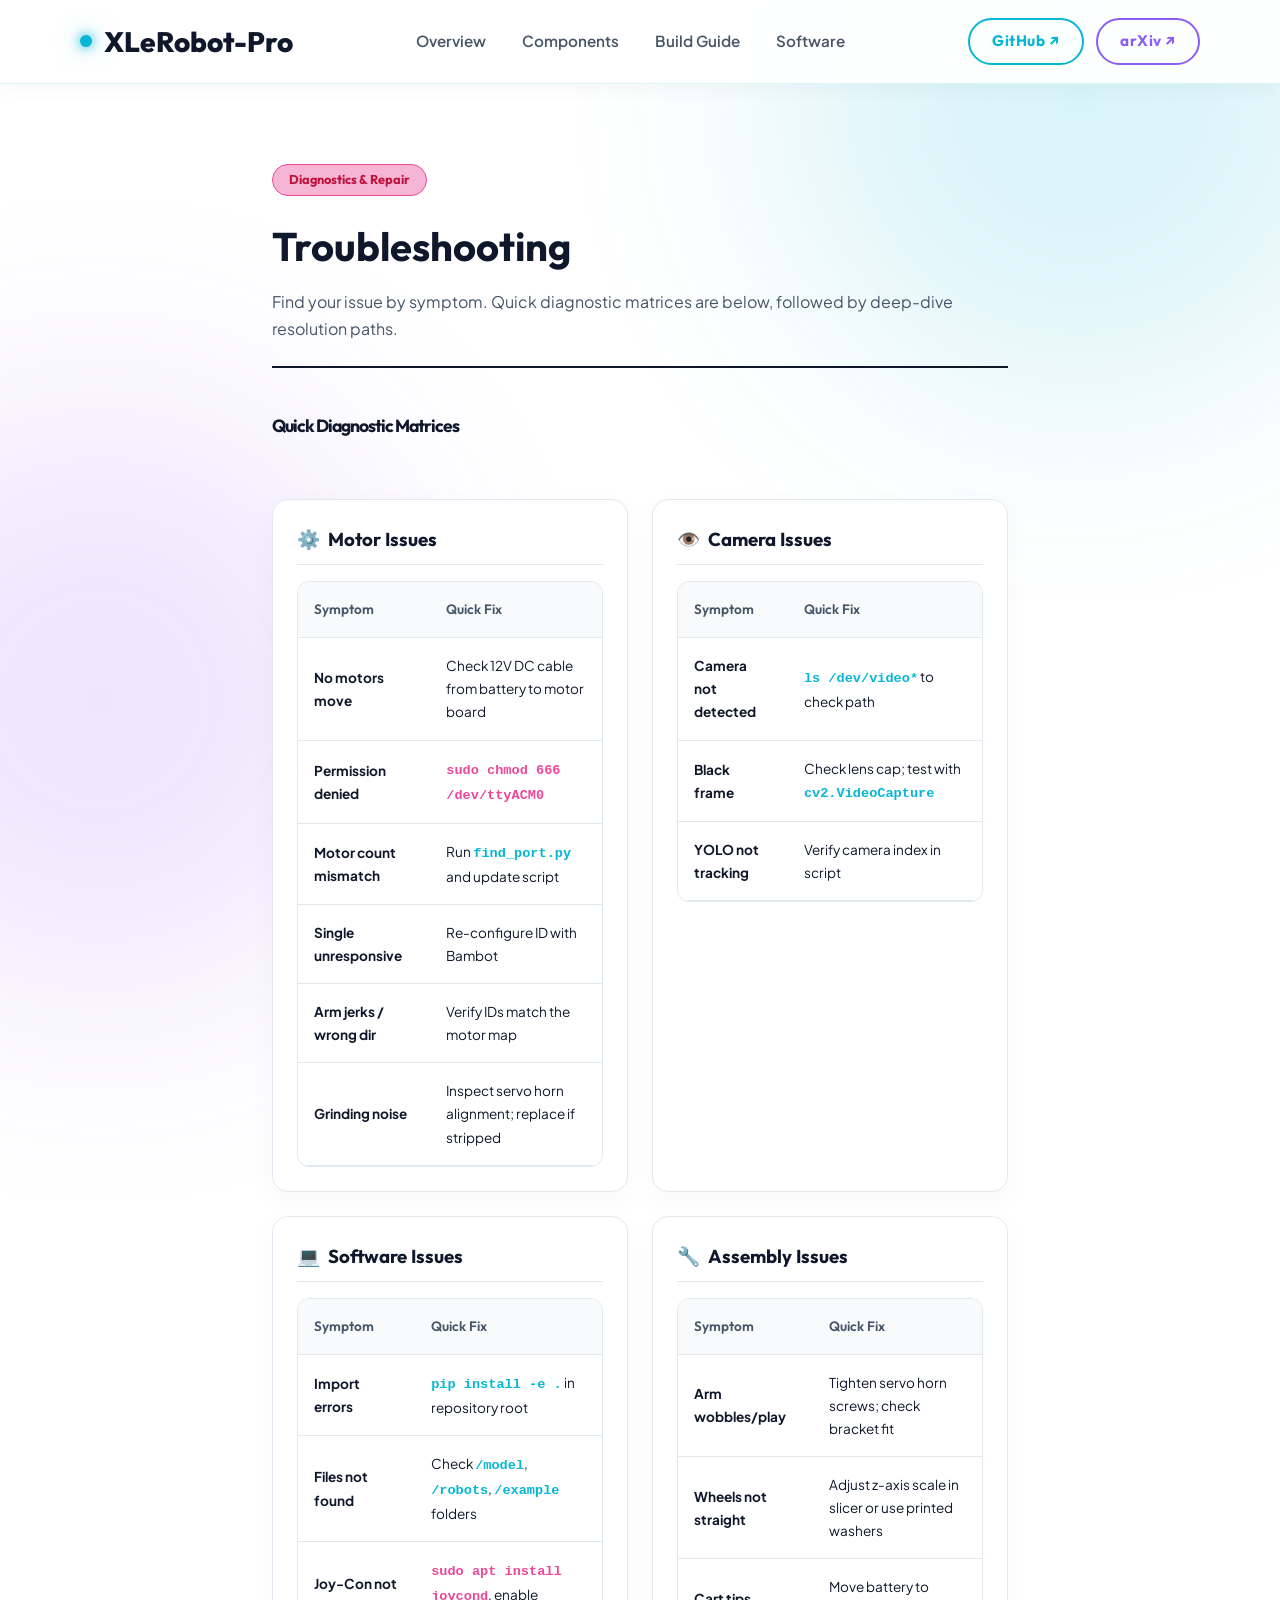
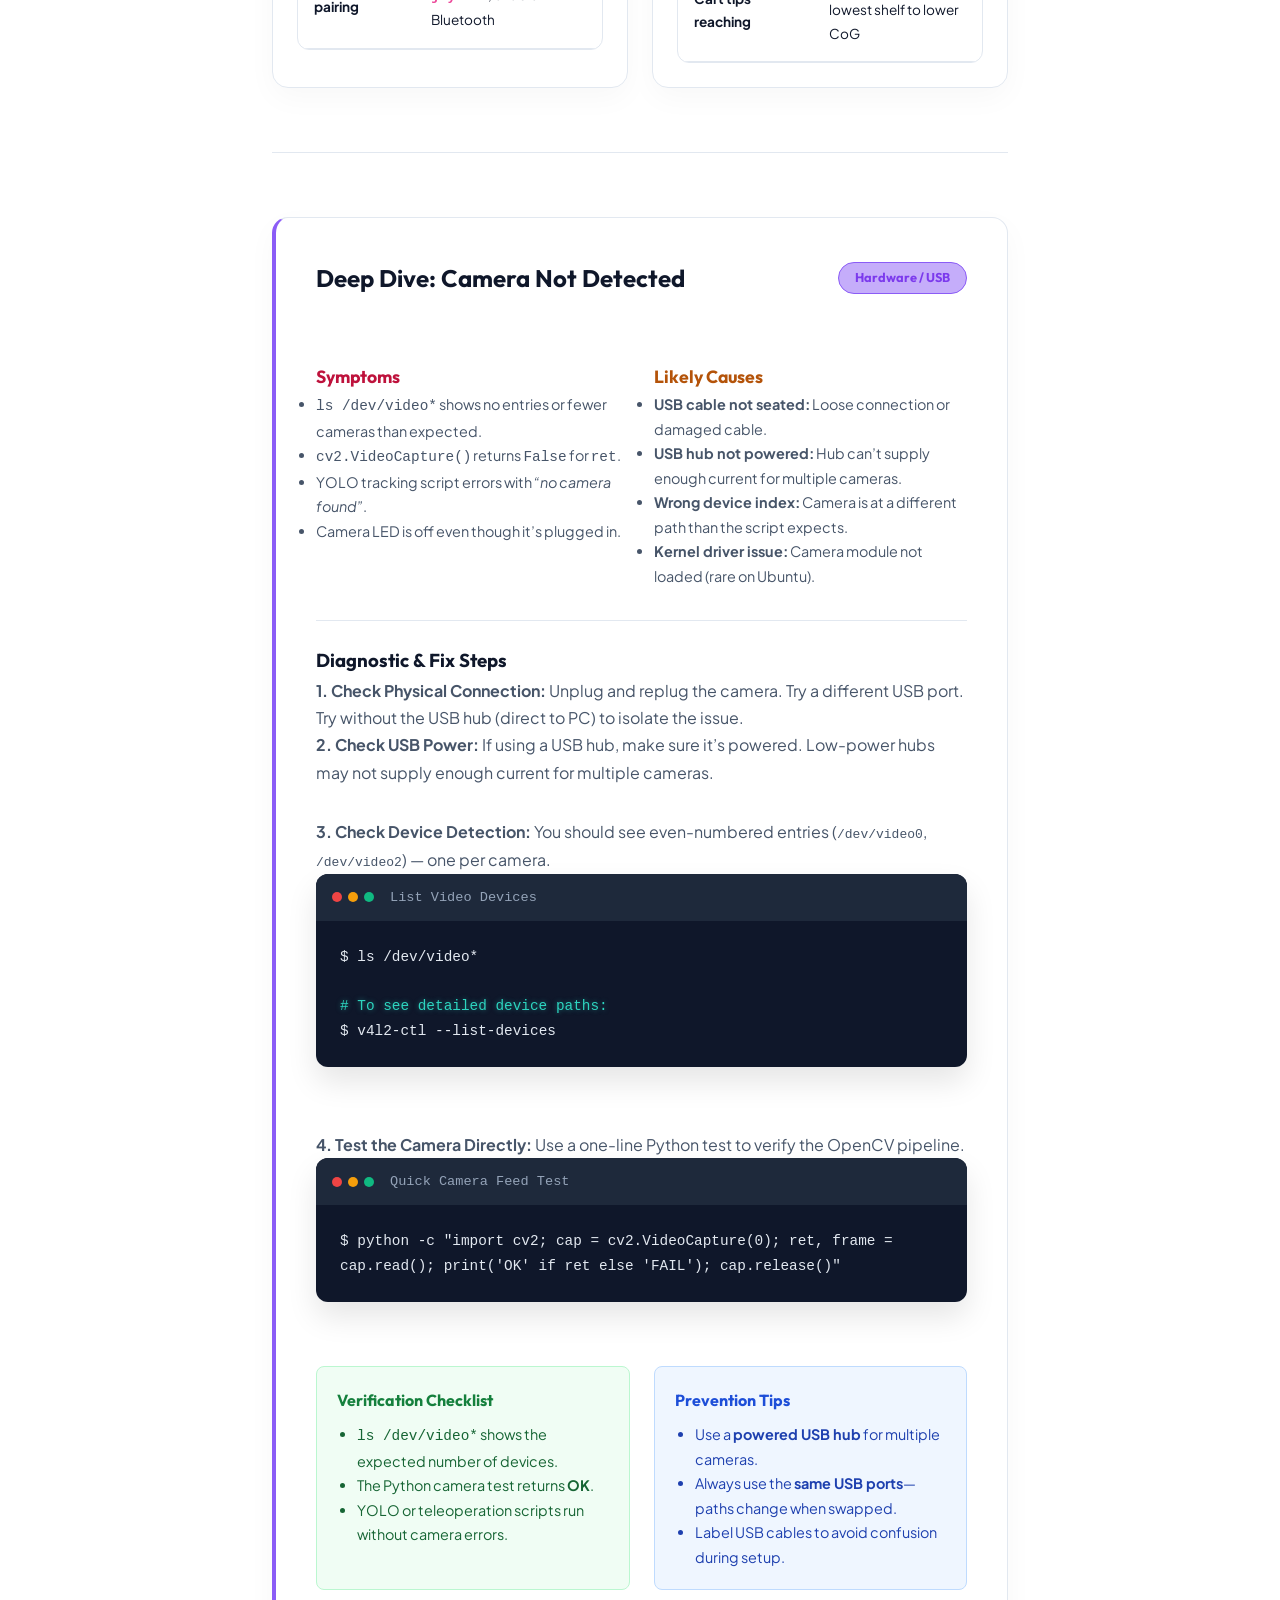
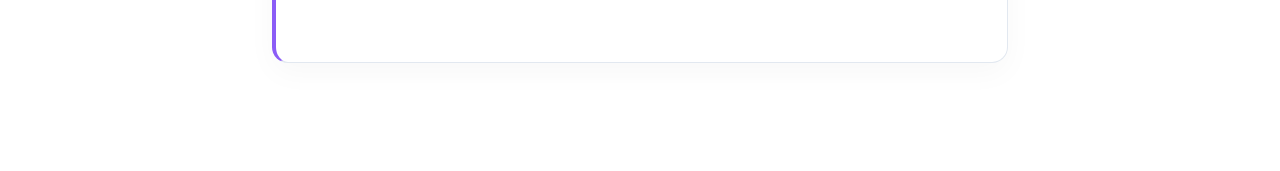
<file: troubleshooting.html>
<!DOCTYPE html>
<html lang="en">
<head>
    <meta charset="UTF-8">
    <meta name="viewport" content="width=device-width, initial-scale=1.0">
    <title>XLeRobot-Pro | Troubleshooting</title>
    <link rel="stylesheet" href="styles.css">
    <link href="https://fonts.googleapis.com/css2?family=Outfit:wght@400;600;800&family=Plus+Jakarta+Sans:wght@400;500;600&display=swap" rel="stylesheet">
</head>
<body>
    <div class="ambient-blob blob-cyan"></div>
    <div class="ambient-blob blob-purple"></div>

    <nav class="top-nav">
        <div class="nav-content">
            <a href="index.html" class="brand">
                <div class="brand-dot"></div>
                XLeRobot-Pro
            </a>
            <div class="nav-menu">
                <a href="index.html" class="nav-link">Overview</a>
                <a href="components.html" class="nav-link">Components</a>
                <a href="build-guide.html" class="nav-link">Build Guide</a>
                <a href="software.html" class="nav-link">Software</a>
            </div>
            <div class="nav-actions">
                <a href="https://github.com/Minko82/xlerobot-pro" target="_blank" class="btn-neon btn-github">GitHub ↗</a>
                <a href="https://arxiv.org/abs/2603.09051" target="_blank" class="btn-neon btn-arxiv">arXiv ↗</a>
            </div>
        </div>
    </nav>

    <main class="page-container">
        
        <header class="page-header">
            <span class="tech-badge tech-badge-pink">Diagnostics & Repair</span>
            <h1>Troubleshooting</h1>
            <p>Find your issue by symptom. Quick diagnostic matrices are below, followed by deep-dive resolution paths.</p>
        </header>

        <h2 class="hero-title font-med mb-4">Quick Diagnostic Matrices</h2>
        
        <div class="grid-2">
            <section class="card neon-hover-cyan card-no-margin">
                <h3 class="diag-header"><span class="diag-icon">⚙️</span> Motor Issues</h3>
                <div class="table-container">
                    <table class="tech-table table-small">
                        <thead>
                            <tr><th>Symptom</th><th>Quick Fix</th></tr>
                        </thead>
                        <tbody>
                            <tr><td><strong>No motors move</strong></td><td>Check 12V DC cable from battery to motor board</td></tr>
                            <tr><td><strong>Permission denied</strong></td><td><code class="code-pink">sudo chmod 666 /dev/ttyACM0</code></td></tr>
                            <tr><td><strong>Motor count mismatch</strong></td><td>Run <code class="code-cyan">find_port.py</code> and update script</td></tr>
                            <tr><td><strong>Single unresponsive</strong></td><td>Re-configure ID with Bambot</td></tr>
                            <tr><td><strong>Arm jerks / wrong dir</strong></td><td>Verify IDs match the motor map</td></tr>
                            <tr><td><strong>Grinding noise</strong></td><td>Inspect servo horn alignment; replace if stripped</td></tr>
                        </tbody>
                    </table>
                </div>
            </section>

            <section class="card neon-hover-purple card-no-margin">
                <h3 class="diag-header"><span class="diag-icon">👁️</span> Camera Issues</h3>
                <div class="table-container">
                    <table class="tech-table table-small">
                        <thead>
                            <tr><th>Symptom</th><th>Quick Fix</th></tr>
                        </thead>
                        <tbody>
                            <tr><td><strong>Camera not detected</strong></td><td><code class="code-cyan">ls /dev/video*</code> to check path</td></tr>
                            <tr><td><strong>Black frame</strong></td><td>Check lens cap; test with <code class="code-cyan">cv2.VideoCapture</code></td></tr>
                            <tr><td><strong>YOLO not tracking</strong></td><td>Verify camera index in script</td></tr>
                        </tbody>
                    </table>
                </div>
            </section>

            <section class="card neon-hover-pink card-no-margin">
                <h3 class="diag-header"><span class="diag-icon">💻</span> Software Issues</h3>
                <div class="table-container">
                    <table class="tech-table table-small">
                        <thead>
                            <tr><th>Symptom</th><th>Quick Fix</th></tr>
                        </thead>
                        <tbody>
                            <tr><td><strong>Import errors</strong></td><td><code class="code-cyan">pip install -e .</code> in repository root</td></tr>
                            <tr><td><strong>Files not found</strong></td><td>Check <code class="code-cyan">/model</code>, <code class="code-cyan">/robots</code>, <code class="code-cyan">/example</code> folders</td></tr>
                            <tr><td><strong>Joy-Con not pairing</strong></td><td><code class="code-pink">sudo apt install joycond</code>, enable Bluetooth</td></tr>
                        </tbody>
                    </table>
                </div>
            </section>

            <section class="card neon-hover-cyan card-no-margin">
                <h3 class="diag-header"><span class="diag-icon">🔧</span> Assembly Issues</h3>
                <div class="table-container">
                    <table class="tech-table table-small">
                        <thead>
                            <tr><th>Symptom</th><th>Quick Fix</th></tr>
                        </thead>
                        <tbody>
                            <tr><td><strong>Arm wobbles/play</strong></td><td>Tighten servo horn screws; check bracket fit</td></tr>
                            <tr><td><strong>Wheels not straight</strong></td><td>Adjust z-axis scale in slicer or use printed washers</td></tr>
                            <tr><td><strong>Cart tips reaching</strong></td><td>Move battery to lowest shelf to lower CoG</td></tr>
                        </tbody>
                    </table>
                </div>
            </section>
        </div>

        <hr class="divider-large">

        <section class="card card-accent-purple">
            <div class="flex-between mb-4">
                <h2 class="card-no-margin">Deep Dive: Camera Not Detected</h2>
                <span class="tech-badge purple card-no-margin">Hardware / USB</span>
            </div>

            <div class="grid-2 mt-4">
                <div>
                    <h3 class="cause-title">Symptoms</h3>
                    <ul class="font-small">
                        <li><code>ls /dev/video*</code> shows no entries or fewer cameras than expected.</li>
                        <li><code>cv2.VideoCapture()</code> returns <code>False</code> for <code>ret</code>.</li>
                        <li>YOLO tracking script errors with <em>“no camera found”</em>.</li>
                        <li>Camera LED is off even though it’s plugged in.</li>
                    </ul>
                </div>
                <div>
                    <h3 class="symptom-title">Likely Causes</h3>
                    <ul class="font-small">
                        <li><strong>USB cable not seated:</strong> Loose connection or damaged cable.</li>
                        <li><strong>USB hub not powered:</strong> Hub can’t supply enough current for multiple cameras.</li>
                        <li><strong>Wrong device index:</strong> Camera is at a different path than the script expects.</li>
                        <li><strong>Kernel driver issue:</strong> Camera module not loaded (rare on Ubuntu).</li>
                    </ul>
                </div>
            </div>

            <h3 class="mt-4 border-top-light">Diagnostic & Fix Steps</h3>
            
            <p><strong>1. Check Physical Connection:</strong> Unplug and replug the camera. Try a different USB port. Try without the USB hub (direct to PC) to isolate the issue.</p>
            <p><strong>2. Check USB Power:</strong> If using a USB hub, make sure it’s powered. Low-power hubs may not supply enough current for multiple cameras.</p>
            
            <p class="mt-4"><strong>3. Check Device Detection:</strong> You should see even-numbered entries (<code>/dev/video0</code>, <code>/dev/video2</code>) — one per camera.</p>
            <div class="terminal-box mt-2 mb-4">
                <div class="terminal-header">
                    <div class="dots"><span class="dot red"></span><span class="dot yellow"></span><span class="dot green"></span></div>
                    <span>List Video Devices</span>
                </div>
                <div class="terminal-body">
                    <span>$</span> ls /dev/video*<br><br>
                    <span class="log-info"># To see detailed device paths:</span><br>
                    <span>$</span> v4l2-ctl --list-devices
                </div>
            </div>

            <p class="mt-4"><strong>4. Test the Camera Directly:</strong> Use a one-line Python test to verify the OpenCV pipeline.</p>
            <div class="terminal-box mt-2 mb-4">
                <div class="terminal-header">
                    <div class="dots"><span class="dot red"></span><span class="dot yellow"></span><span class="dot green"></span></div>
                    <span>Quick Camera Feed Test</span>
                </div>
                <div class="terminal-body">
                    <span>$</span> python -c "import cv2; cap = cv2.VideoCapture(0); ret, frame = cap.read(); print('OK' if ret else 'FAIL'); cap.release()"
                </div>
            </div>

            <div class="grid-2 mt-4">
                <div class="status-card-green">
                    <h4 class="status-title-green">Verification Checklist</h4>
                    <ul class="status-list status-list-green">
                        <li><code>ls /dev/video*</code> shows the expected number of devices.</li>
                        <li>The Python camera test returns <strong>OK</strong>.</li>
                        <li>YOLO or teleoperation scripts run without camera errors.</li>
                    </ul>
                </div>
                <div class="status-card-blue">
                    <h4 class="status-title-blue">Prevention Tips</h4>
                    <ul class="status-list status-list-blue">
                        <li>Use a <strong>powered USB hub</strong> for multiple cameras.</li>
                        <li>Always use the <strong>same USB ports</strong>—paths change when swapped.</li>
                        <li>Label USB cables to avoid confusion during setup.</li>
                    </ul>
                </div>
            </div>
        </section>

    </main>
</body>
</html>
</file>
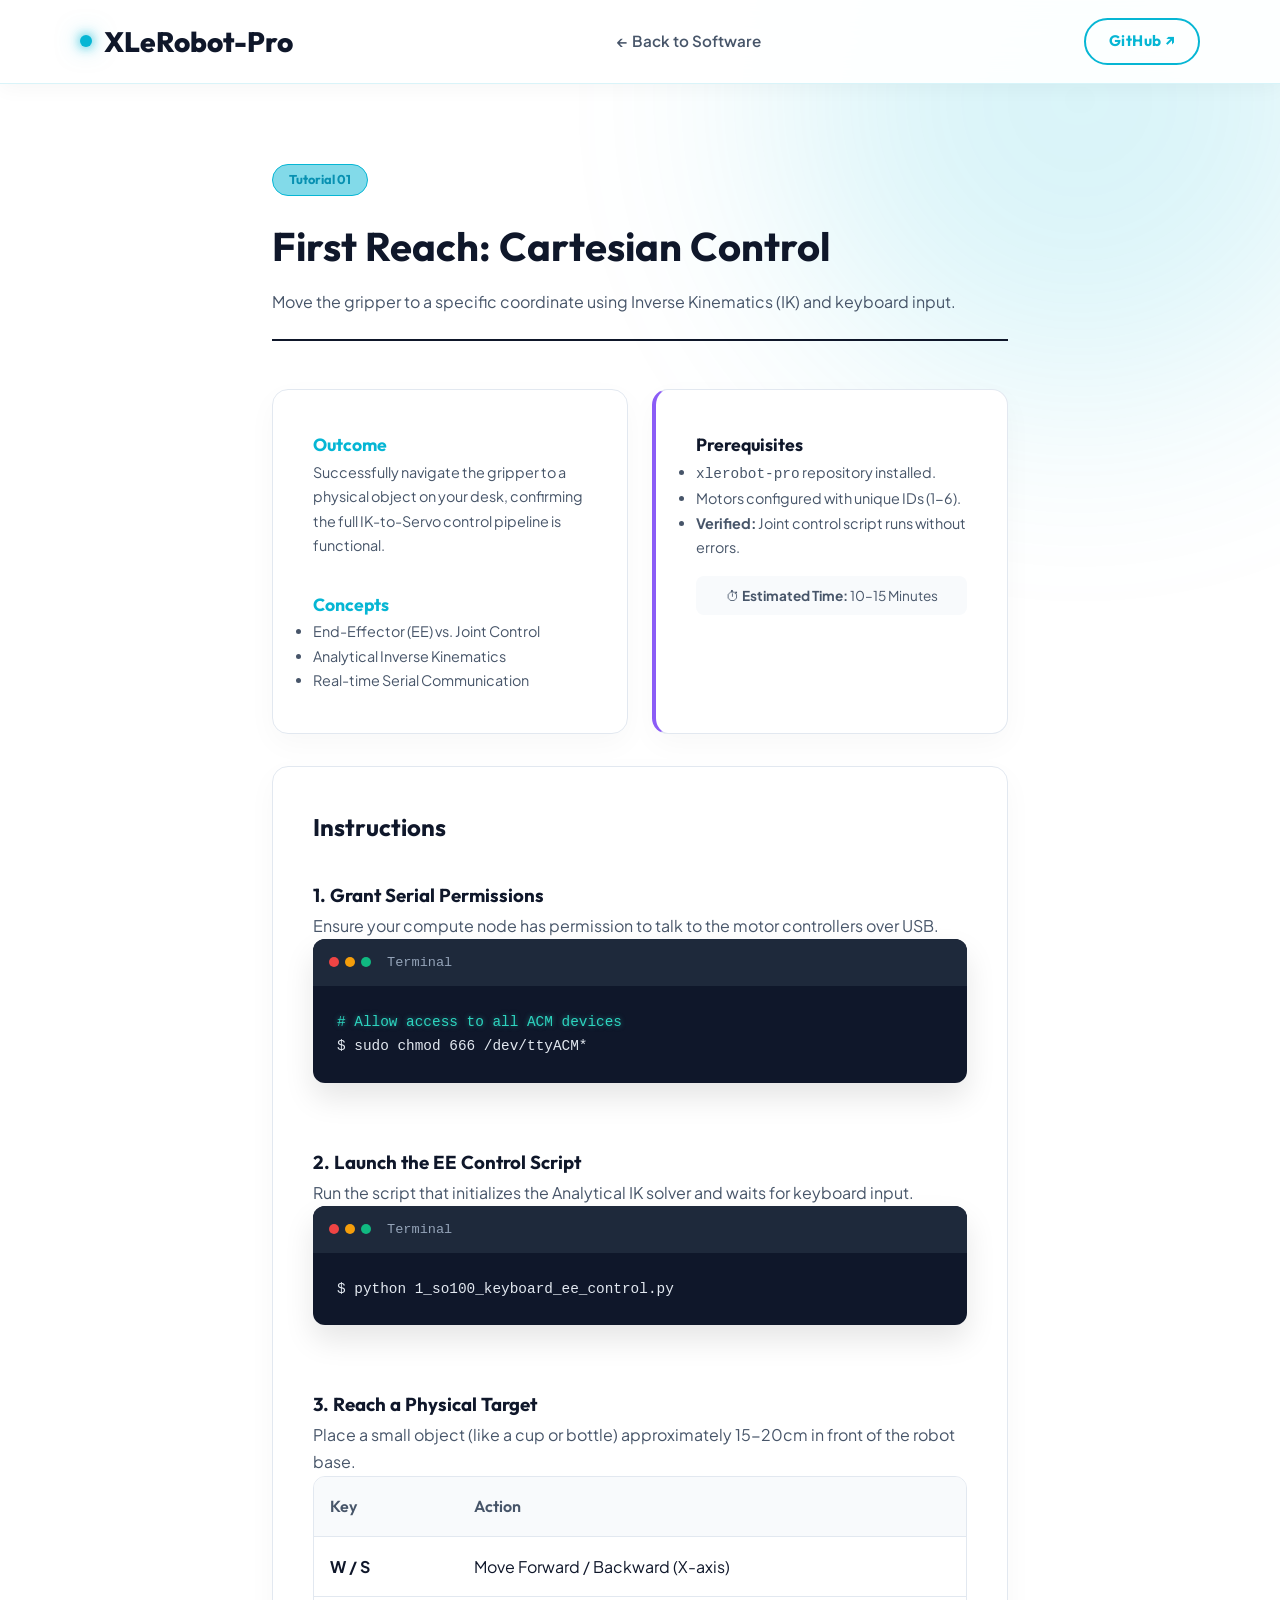
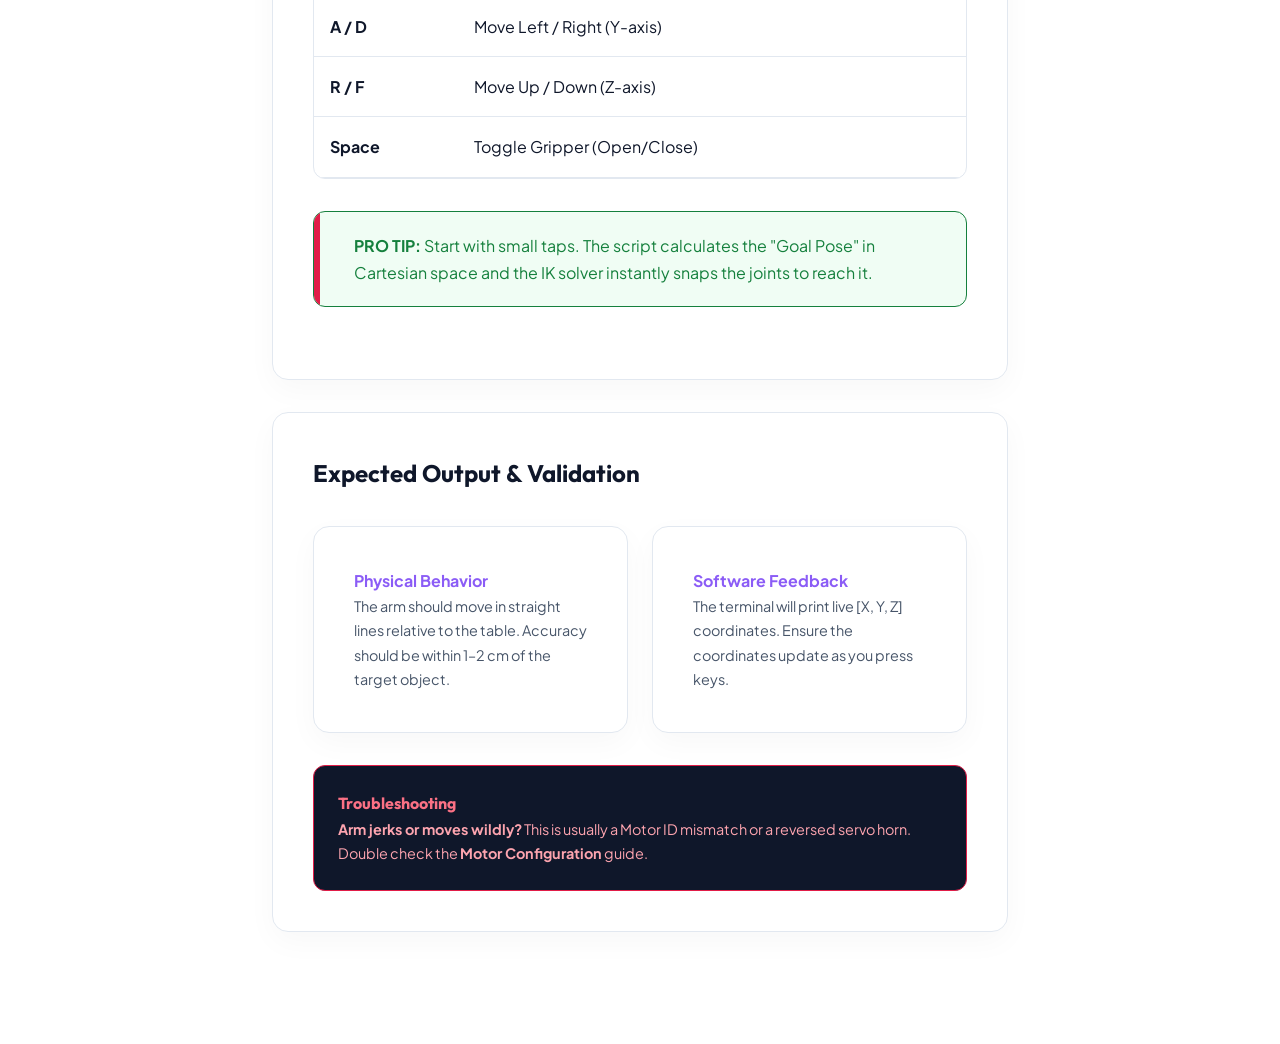
<file: tutorial-first-reach.html>
<!DOCTYPE html>
<html lang="en">
<head>
    <meta charset="UTF-8">
    <meta name="viewport" content="width=device-width, initial-scale=1.0">
    <title>Tutorial: First Reach | XLeRobot-Pro</title>
    <link rel="stylesheet" href="styles.css">
    <link href="https://fonts.googleapis.com/css2?family=Outfit:wght@400;600;800&family=Plus+Jakarta+Sans:wght@400;500;600&display=swap" rel="stylesheet">
</head>
<body>
    <div class="ambient-blob blob-cyan"></div>

    <nav class="top-nav">
        <div class="nav-content">
            <a href="index.html" class="brand">
                <div class="brand-dot"></div>
                XLeRobot-Pro
            </a>
            <div class="nav-menu">
                <a href="software.html" class="nav-link">← Back to Software</a>
            </div>
            <div class="nav-actions">
                <a href="https://github.com/Minko82/xlerobot-pro" target="_blank" class="btn-neon btn-github">GitHub ↗</a>
            </div>
        </div>
    </nav>

    <main class="page-container">
        
        <header class="page-header">
            <span class="tech-badge">Tutorial 01</span>
            <h1>First Reach: Cartesian Control</h1>
            <p>Move the gripper to a specific coordinate using Inverse Kinematics (IK) and keyboard input.</p>
        </header>

        <div class="grid-stack-mobile">
            <section class="card card-no-margin">
                <h2 class="font-med text-cyan">Outcome</h2>
                <p class="font-small">Successfully navigate the gripper to a physical object on your desk, confirming the full IK-to-Servo control pipeline is functional.</p>
                
                <h2 class="font-med text-cyan mt-4">Concepts</h2>
                <ul class="font-small">
                    <li>End-Effector (EE) vs. Joint Control</li>
                    <li>Analytical Inverse Kinematics</li>
                    <li>Real-time Serial Communication</li>
                </ul>
            </section>

            <section class="card card-no-margin card-accent-purple">
                <h2 class="font-med">Prerequisites</h2>
                <ul class="font-small">
                    <li><code>xlerobot-pro</code> repository installed.</li>
                    <li>Motors configured with unique IDs (1-6).</li>
                    <li><strong>Verified:</strong> Joint control script runs without errors.</li>
                </ul>
                <div class="info-badge-block">
                    ⏱ <strong>Estimated Time:</strong> 10–15 Minutes
                </div>
            </section>
        </div>

        <section class="card">
            <h2>Instructions</h2>

            <h3 class="mt-4">1. Grant Serial Permissions</h3>
            <p>Ensure your compute node has permission to talk to the motor controllers over USB.</p>
            <div class="terminal-box mt-2 mb-4">
                <div class="terminal-header">
                    <div class="dots"><span class="dot red"></span><span class="dot yellow"></span><span class="dot green"></span></div>
                    <span>Terminal</span>
                </div>
                <div class="terminal-body">
                    <span class="log-info"># Allow access to all ACM devices</span><br>
                    <span>$</span> sudo chmod 666 /dev/ttyACM*
                </div>
            </div>

            <h3 class="mt-4">2. Launch the EE Control Script</h3>
            <p>Run the script that initializes the Analytical IK solver and waits for keyboard input.</p>
            <div class="terminal-box mt-2 mb-4">
                <div class="terminal-header">
                    <div class="dots"><span class="dot red"></span><span class="dot yellow"></span><span class="dot green"></span></div>
                    <span>Terminal</span>
                </div>
                <div class="terminal-body">
                    <span>$</span> python 1_so100_keyboard_ee_control.py
                </div>
            </div>

            <h3 class="mt-4">3. Reach a Physical Target</h3>
            <p>Place a small object (like a cup or bottle) approximately 15-20cm in front of the robot base.</p>

            
            
            <div class="table-container mt-2">
                <table class="tech-table">
                    <thead>
                        <tr><th>Key</th><th>Action</th></tr>
                    </thead>
                    <tbody>
                        <tr><td><strong>W / S</strong></td><td>Move Forward / Backward (X-axis)</td></tr>
                        <tr><td><strong>A / D</strong></td><td>Move Left / Right (Y-axis)</td></tr>
                        <tr><td><strong>R / F</strong></td><td>Move Up / Down (Z-axis)</td></tr>
                        <tr><td><strong>Space</strong></td><td>Toggle Gripper (Open/Close)</td></tr>
                    </tbody>
                </table>
            </div>

            <div class="alert-box alert-success mt-4">
                <div class="alert-accent"></div>
                <strong>PRO TIP:</strong> Start with small taps. The script calculates the "Goal Pose" in Cartesian space and the IK solver instantly snaps the joints to reach it.
            </div>
        </section>

        <section class="card neon-hover-purple">
            <h2>Expected Output & Validation</h2>
            <div class="grid-stack-mobile mt-4">
                <div class="card card-no-margin">
                    <strong class="text-purple">Physical Behavior</strong>
                    <p class="font-small mt-2">The arm should move in straight lines relative to the table. Accuracy should be within 1–2 cm of the target object.</p>
                </div>
                <div class="card card-no-margin">
                    <strong class="text-purple">Software Feedback</strong>
                    <p class="font-small mt-2">The terminal will print live [X, Y, Z] coordinates. Ensure the coordinates update as you press keys.</p>
                </div>
            </div>

            <div class="troubleshoot-box">
                <h4>Troubleshooting</h4>
                <p class="troubleshoot-text"><strong>Arm jerks or moves wildly?</strong> This is usually a Motor ID mismatch or a reversed servo horn. Double check the <strong>Motor Configuration</strong> guide.</p>
            </div>
        </section>

    </main>
</body>
</html>
</file>
<file: styles.css>
/* --- LIGHT NEON TECH VARIABLES --- */
:root {
    --bg-page: #ffffff;
    --bg-card: #ffffff;
    --text-main: #0f172a;
    --text-body: #475569;
    --neon-cyan: #06b6d4;
    --neon-cyan-glow: rgba(6, 182, 212, 0.5);
    --neon-purple: #8b5cf6;
    --neon-purple-glow: rgba(139, 92, 246, 0.5);
    --neon-pink: #ec4899;
    --neon-pink-glow: rgba(236, 72, 153, 0.4);
    --dark-surface: #0f172a;
    --dark-border: #1e293b;
    --border-light: #e2e8f0;
    --smooth: all 0.3s cubic-bezier(0.25, 0.8, 0.25, 1);
}

/* --- RESET & TYPOGRAPHY --- */
* { box-sizing: border-box; margin: 0; padding: 0; }
html { scroll-behavior: smooth; }

body {
    font-family: 'Plus Jakarta Sans', sans-serif;
    background-color: var(--bg-page);
    color: var(--text-body);
    line-height: 1.7;
    position: relative;
    overflow-x: hidden;
}

h1, h2, h3, h4 {
    font-family: 'Outfit', sans-serif;
    color: var(--text-main);
    font-weight: 700;
}

.mt-4 { margin-top: 2rem; }

/* --- AMBIENT BLOBS --- */
.ambient-blob {
    position: fixed;
    width: 600px; height: 600px;
    border-radius: 50%;
    filter: blur(120px);
    z-index: -1;
    opacity: 0.15;
    animation: float 12s infinite alternate ease-in-out;
}
.blob-cyan { top: -200px; right: -100px; background: var(--neon-cyan); }
.blob-purple { bottom: -100px; left: -200px; background: var(--neon-purple); animation-delay: -4s; }

@keyframes float {
    0% { transform: translateY(0) scale(1); }
    100% { transform: translateY(50px) scale(1.05); }
}

/* --- TOP NAVIGATION (COOLER GLASS + NEON) --- */
.top-nav {
    position: sticky;
    top: 0; width: 100%;
    background: rgba(255, 255, 255, 0.92);
    backdrop-filter: blur(20px);
    border-bottom: 1px solid rgba(6, 182, 212, 0.15);
    box-shadow: 0 4px 20px rgba(0,0,0,0.04);
    z-index: 100;
}

.nav-content {
    max-width: 1200px;
    margin: 0 auto;
    padding: 1.1rem 2.5rem;
    display: flex;
    justify-content: space-between;
    align-items: center;
    gap: 2rem;
}

/* Brand */
.brand {
    display: flex;
    align-items: center;
    gap: 12px;
    font-family: 'Outfit', sans-serif;
    font-size: 1.75rem;
    font-weight: 800;
    color: var(--text-main);
    text-decoration: none;
    transition: var(--smooth);
}

.brand:hover .brand-dot {
    animation: pulse 1.5s infinite;
}

.brand-dot {
    width: 12px; height: 12px;
    background: var(--neon-cyan);
    border-radius: 50%;
    box-shadow: 0 0 12px var(--neon-cyan), 0 0 24px var(--neon-cyan-glow);
    transition: var(--smooth);
}

@keyframes pulse {
    0%, 100% { opacity: 1; }
    50% { opacity: 0.4; }
}

/* Nav Menu */
.nav-menu {
    display: flex;
    align-items: center;
    gap: 2.25rem;
}

.nav-link {
    color: var(--text-body);
    text-decoration: none;
    font-weight: 600;
    font-size: 0.95rem;
    position: relative;
    transition: var(--smooth);
}

.nav-link::after {
    content: '';
    position: absolute;
    bottom: -3px;
    left: 0;
    width: 0;
    height: 2px;
    background: linear-gradient(to right, var(--neon-cyan), var(--neon-purple));
    transition: width 0.3s ease;
}

.nav-link:hover, .nav-link.active {
    color: var(--neon-cyan);
}

.nav-link:hover::after, .nav-link.active::after {
    width: 100%;
}

/* Neon Action Buttons */
.nav-actions {
    display: flex;
    align-items: center;
    gap: 12px;
}

.btn-neon {
    padding: 0.55rem 1.4rem;
    border-radius: 9999px;
    font-family: 'Outfit', sans-serif;
    font-weight: 700;
    font-size: 0.95rem;
    letter-spacing: 0.5px;
    display: inline-flex;
    align-items: center;
    gap: 6px;
    transition: all 0.3s cubic-bezier(0.4, 0, 0.2, 1);
    position: relative;
    overflow: hidden;
    text-decoration: none;
}

.btn-github {
    border: 2px solid var(--neon-cyan);
    color: var(--neon-cyan);
    background: transparent;
    text-decoration: none;
}

.btn-github:hover {
    background: var(--neon-cyan);
    color: white;
    box-shadow: 0 0 25px 8px var(--neon-cyan-glow);
    transform: translateY(-2px);
    text-decoration: none;
}

.btn-arxiv {
    border: 2px solid var(--neon-purple);
    color: var(--neon-purple);
    background: transparent;
    text-decoration: none;
}

.btn-arxiv:hover {
    background: var(--neon-purple);
    color: white;
    box-shadow: 0 0 25px 8px var(--neon-purple-glow);
    transform: translateY(-2px);
    text-decoration: none;
}

/* --- PAGE LAYOUT --- */
.page-container {
    max-width: 800px;
    margin: 0 auto;
    padding: 5rem 2rem;
}

.hero { margin-bottom: 4rem; }
.page-header { margin-bottom: 3rem; border-bottom: 2px solid var(--text-main); padding-bottom: 1.5rem; }
.page-header h1 { font-size: 2.5rem; margin-bottom: 0.5rem; }

.tech-badge {
    display: inline-block;
    padding: 0.25rem 1rem;
    background: var(--neon-cyan-glow);
    color: #0891b2;
    border: 1px solid var(--neon-cyan);
    border-radius: 20px;
    font-size: 0.8rem; font-weight: 700; font-family: 'Outfit', sans-serif;
    margin-bottom: 1rem;
}
.tech-badge.purple { background: var(--neon-purple-glow); color: #7c3aed; border-color: var(--neon-purple); }

.hero-title { font-size: 3.5rem; letter-spacing: -1px; line-height: 1.1; margin-bottom: 1.5rem; }
.hero-desc { font-size: 1.25rem; color: var(--text-body); }

/* --- CARDS & SECTIONS --- */
.card {
    background: var(--bg-card);
    border: 1px solid var(--border-light);
    border-radius: 16px;
    padding: 2.5rem;
    box-shadow: 0 10px 30px rgba(0,0,0,0.03);
    margin-bottom: 2rem;
    transition: var(--smooth);
}

.card:hover {
    border-color: var(--neon-cyan);
    box-shadow: 0 15px 35px var(--neon-cyan-glow);
}

.text-neon { color: var(--neon-cyan); font-weight: 600; text-decoration: none; }
.text-neon:hover { text-decoration: underline; }

/* Grid for Guidelines */
.grid-2 { display: grid; grid-template-columns: 1fr 1fr; gap: 1.5rem; margin-bottom: 2rem;}
.grid-2 .card { padding: 1.5rem; margin-bottom: 0; }
.card-title { font-size: 1.25rem; margin-bottom: 0.75rem; }

/* Neon Hover Effects on White Cards */
.neon-hover-purple:hover { border-color: var(--neon-purple); box-shadow: 0 10px 30px var(--neon-purple-glow); transform: translateY(-3px); }
.neon-hover-cyan:hover { border-color: var(--neon-cyan); box-shadow: 0 10px 30px var(--neon-cyan-glow); transform: translateY(-3px); }
.neon-hover-pink:hover { border-color: var(--neon-pink); box-shadow: 0 10px 30px var(--neon-pink-glow); transform: translateY(-3px); }

/* --- COMPONENTS (Tables, Terminal, Media) --- */
.media-placeholder {
    width: 100%; height: 300px;
    background: var(--dark-surface);
    border-radius: 12px;
    display: flex; flex-direction: column; align-items: center; justify-content: center;
    color: #fff; font-family: monospace; font-size: 0.9rem;
    box-shadow: 0 20px 40px rgba(15, 23, 42, 0.15);
    transition: var(--smooth);
}
.media-placeholder:hover { box-shadow: 0 15px 35px var(--neon-cyan-glow); border: 1px solid var(--neon-cyan); }
.play-icon { width: 50px; height: 50px; border: 2px solid var(--neon-cyan); border-radius: 50%; margin-bottom: 1rem; display: flex; justify-content: center; align-items: center; }
.play-icon::after { content: ''; border-top: 8px solid transparent; border-bottom: 8px solid transparent; border-left: 12px solid var(--neon-cyan); margin-left: 4px; }

/* Table */
.table-container { overflow-x: auto; border: 1px solid var(--border-light); border-radius: 12px; }
.tech-table { width: 100%; border-collapse: collapse; text-align: left; }
.tech-table th { background: #f8fafc; font-family: 'Outfit'; font-weight: 600; padding: 1rem; border-bottom: 1px solid var(--border-light); }
.tech-table td { padding: 1rem; border-bottom: 1px solid var(--border-light); color: var(--text-main); }
.tech-table tr:hover td { background: #f1f5f9; }

/* Dark Terminal Box */
.terminal-box {
    background: var(--dark-surface);
    border-radius: 12px; overflow: hidden;
    box-shadow: 0 15px 30px rgba(0,0,0,0.1);
}
.terminal-header {
    background: var(--dark-border); padding: 0.75rem 1rem;
    display: flex; align-items: center; gap: 1rem;
    font-family: monospace; font-size: 0.85rem; color: #94a3b8;
}
.dots { display: flex; gap: 6px; }
.dot { width: 10px; height: 10px; border-radius: 50%; }
.dot.red { background: #ef4444; } .dot.yellow { background: #f59e0b; } .dot.green { background: #10b981; }
.terminal-body { padding: 1.5rem; font-family: monospace; font-size: 0.9rem; color: #e2e8f0; line-height: 1.7; }
.log-info { color: #2dd4bf; text-shadow: 0 0 5px rgba(45, 212, 191, 0.5); }

/* --- ALERTS & TEMPLATES --- */
.alert-box {
    position: relative; padding: 1.5rem 1.5rem 1.5rem 2.5rem;
    border-radius: 12px; background: #fff1f2; border: 1px solid #fecdd3;
    color: #be123c; overflow: hidden;
}
.alert-accent { position: absolute; top: 0; left: 0; width: 6px; height: 100%; background: #e11d48; }

.template-block { margin-bottom: 3rem; }
.template-header { display: flex; justify-content: space-between; align-items: center; margin-bottom: 1rem; }
.template-header h2 { margin: 0; font-size: 1.5rem; }

/* Dark Code blocks for templates */
pre {
    background: var(--dark-surface); padding: 1.5rem;
    border-radius: 12px; overflow-x: auto;
    font-family: monospace; font-size: 0.9rem; color: #cbd5e1;
    border-left: 4px solid var(--neon-cyan);
    box-shadow: 0 10px 20px rgba(0,0,0,0.05);
}

/* --- RESPONSIVE --- */
@media (max-width: 768px) {
    .nav-content { flex-wrap: wrap; gap: 1rem; padding: 1rem 1.5rem; }
    .nav-menu { order: 3; width: 100%; justify-content: center; gap: 1.5rem; }
    .nav-actions { order: 2; }
    .grid-2 { grid-template-columns: 1fr; }
    .hero-title { font-size: 2.5rem; }
}

/* --- NEW UTILITY CLASSES --- */

/* Layout & Spacing */
.mb-4 { margin-bottom: 4rem; }
.flex-wrap-gap { display: flex; gap: 15px; flex-wrap: wrap; }
.text-center { text-align: center; }
.mt-large { margin-top: 4rem; }

/* Media & Hero Wrappers */
.hero-image-wrapper {
    margin-bottom: 4rem;
}

.media-placeholder.hero-size {
    height: 450px;
    border-color: var(--neon-cyan);
    box-shadow: 0 15px 0px var(--neon-cyan-glow);
}

.media-placeholder.video-size {
    height: 220px;
}

.media-placeholder.gallery-size {
    height: 180px;
}

.media-placeholder.purple-border {
    border-color: var(--neon-purple);
}

.media-placeholder .icon-large {
    font-size: 3rem;
    margin-bottom: 15px;
}

.media-placeholder .icon-med {
    font-size: 2rem;
    margin-bottom: 10px;
}

.media-placeholder .label-hero {
    font-size: 1rem;
    color: var(--neon-cyan);
    letter-spacing: 2px;
    font-weight: 600;
}

.media-placeholder .label-small {
    font-size: 0.75rem;
}

.play-icon.purple-border {
    border-color: var(--neon-purple);
}

.play-icon.purple-border::after {
    border-left-color: var(--neon-purple);
}

/* Credits Section */
.card-credits {
    background: var(--bg-page);
    border: 1px dashed var(--border-light);
    margin-top: 4rem;
}

.card-credits h2 {
    font-size: 1.25rem;
}

.credits-grid {
    display: grid;
    grid-template-columns: 1fr 1fr;
    gap: 2rem;
    margin-top: 2rem;
}

.credits-col h3 {
    font-size: 1rem;
    color: var(--text-main);
}

.credits-list {
    font-size: 0.85rem;
    list-style: none;
    padding: 0;
}

.credits-list li {
    margin-bottom: 0.75rem;
}

.credits-text {
    font-size: 0.9rem;
    line-height: 1.6;
}

.text-underline {
    text-decoration: underline;
}

/* Gallery Grid */
.gallery-grid {
    display: grid;
    grid-template-columns: repeat(auto-fit, minmax(200px, 1fr));
    gap: 1rem;
    margin-top: 2rem;
}

/* Call to Action Button */
.btn-cta {
    display: inline-block;
    padding: 0.75rem 2rem;
    font-size: 1.1rem;
    background: var(--text-main);
    color: var(--bg-page);
    text-decoration: none;
}

/* --- TUTORIAL SPECIFIC CLASSES --- */

/* Flexible Grids without inline styles */
.grid-stack-mobile {
    display: grid;
    grid-template-columns: 1fr 1fr;
    gap: 1.5rem;
    margin-bottom: 2rem;
}

.card-no-margin {
    margin: 0;
}

.card-accent-purple {
    border-left: 4px solid var(--neon-purple);
}

/* Status & Info Boxes */
.info-badge-block {
    margin-top: 1rem;
    padding: 0.5rem;
    background: #f8fafc;
    border-radius: 8px;
    font-size: 0.85rem;
    text-align: center;
}

.alert-success {
    background: #f0fdf4;
    border-color: #bbf7d0;
    color: #15803d;
}

.troubleshoot-box {
    margin-top: 2rem;
    padding: 1.5rem;
    background: var(--dark-surface);
    border-radius: 12px;
    border: 1px solid #e11d48;
}

.troubleshoot-box h4 {
    color: #fb7185;
    margin-top: 0;
}

.troubleshoot-text {
    font-size: 0.9rem;
    color: #fda4af;
}

/* Typography Utilities */
.text-cyan { color: var(--neon-cyan); }
.text-purple { color: var(--neon-purple); }
.font-small { font-size: 0.9rem; }
.font-med { font-size: 1.1rem; }

/* --- DIAGNOSTIC & TROUBLESHOOTING UTILITIES --- */

.tech-badge-pink { 
    background: var(--neon-pink-glow); 
    color: #be123c; 
    border-color: var(--neon-pink); 
}

.diag-header {
    margin-bottom: 1rem; 
    border-bottom: 1px solid var(--border-light); 
    padding-bottom: 0.5rem;
    display: flex;
    align-items: center;
}

.diag-icon { margin-right: 8px; }

.table-small { font-size: 0.85rem; }

.code-pink { color: var(--neon-pink); font-weight: 600; }
.code-cyan { color: var(--neon-cyan); font-weight: 600; }

.divider-large {
    border: 0; 
    border-top: 1px solid var(--border-light); 
    margin: 4rem 0;
}

.flex-between {
    display: flex; 
    justify-content: space-between; 
    align-items: center;
}

.cause-title { font-size: 1.1rem; color: #be123c; }
.symptom-title { font-size: 1.1rem; color: #b45309; }

.border-top-light {
    border-top: 1px solid var(--border-light); 
    padding-top: 1.5rem;
}

/* Status Cards for Checklists */
.status-card-green {
    background: #f0fdf4; 
    padding: 1.25rem; 
    border-radius: 8px; 
    border: 1px solid #bbf7d0;
}

.status-card-blue {
    background: #eff6ff; 
    padding: 1.25rem; 
    border-radius: 8px; 
    border: 1px solid #bfdbfe;
}

.status-title-green { color: #15803d; margin-bottom: 0.5rem; }
.status-title-blue { color: #1d4ed8; margin-bottom: 0.5rem; }

.status-list {
    padding-left: 1.25rem; 
    font-size: 0.9rem; 
    margin: 0;
}

.status-list-green { color: #166534; }
.status-list-blue { color: #1e40af; }


/* --- COMPONENTS & BOM UTILITIES --- */

.arch-card {
    padding: 1.5rem; 
    margin-bottom: 0;
}

.arch-card h3 {
    font-size: 1.15rem; 
    margin-bottom: 0.5rem;
    display: flex;
    align-items: center;
}

.arch-card p {
    font-size: 0.9rem; 
    margin: 0;
}

.bom-header-flex {
    display: flex; 
    justify-content: space-between; 
    align-items: flex-end; 
    margin-bottom: 1.5rem; 
    flex-wrap: wrap; 
    gap: 1rem;
}

.price-tag-container {
    text-align: right;
}

.price-amount {
    font-family: 'Outfit', sans-serif; 
    font-size: 2rem; 
    font-weight: 800; 
    color: var(--text-main); 
    line-height: 1;
}

.media-placeholder.schematic {
    height: 180px; 
    border-color: var(--border-light); 
    background: #f8fafc;
}

.text-right { text-align: right; }
.text-center { text-align: center; }
.font-mono { font-family: monospace; }

/* --- BUILD GUIDE & ALERT UTILITIES --- */

/* Alert System */
.alert-box {
    position: relative; 
    padding: 1.25rem 1.5rem 1.25rem 2.5rem; 
    border-radius: 12px; 
    overflow: hidden; 
    margin-bottom: 2rem;
    border: 1px solid;
}

.alert-accent-line {
    position: absolute; 
    top: 0; 
    left: 0; 
    width: 6px; 
    height: 100%;
}

/* Alert Variants */
.alert-caution { background: #fffbeb; border-color: #fde68a; color: #b45309; }
.alert-caution .alert-accent-line { background: #f59e0b; }

.alert-note { background: #eff6ff; border-color: #bfdbfe; color: #1d4ed8; }
.alert-note .alert-accent-line { background: #3b82f6; }

.alert-tip { background: #f0fdf4; border-color: #bbf7d0; color: #15803d; }
.alert-tip .alert-accent-line { background: #22c55e; }

/* Print Settings Cards */
.print-card {
    padding: 1.5rem; 
    margin: 0; 
    background: #f8fafc;
}

.print-card h3 { font-size: 1.1rem; }
.print-card p, .print-card ul { font-size: 0.9rem; }

/* Footer CTA Section */
.footer-cta {
    border-left: 4px solid var(--neon-cyan);
}

.flex-wrap-center {
    display: flex; 
    justify-content: space-between; 
    align-items: center; 
    flex-wrap: wrap; 
    gap: 1rem;
}

.btn-outline-cyan {
    font-size: 0.85rem; 
    padding: 0.5rem 1rem; 
    border: 1px solid var(--neon-cyan); 
    color: var(--neon-cyan); 
    background: transparent;
    text-decoration: none;
}

/* --- SOFTWARE SETUP UTILITIES --- */

.ascii-diagram-box {
    background: var(--dark-surface); 
    padding: 2rem; 
    border-radius: 12px; 
    overflow-x: auto; 
    margin-top: 1.5rem; 
    border: 1px solid var(--border-light); 
    box-shadow: 0 10px 30px rgba(0,0,0,0.1);
}

.ascii-diagram-box pre {
    font-family: monospace; 
    color: var(--neon-cyan); 
    background: transparent; 
    padding: 0; 
    box-shadow: none; 
    border: none; 
    font-size: 0.85rem; 
    line-height: 1.2;
}

/* Quick Diagnostic Grid Cards */
.diag-grid-card {
    border: 1px solid var(--border-light); 
    padding: 1rem; 
    border-radius: 8px;
}

.diag-grid-card strong {
    color: #e11d48;
    display: block;
}

.diag-grid-card p {
    font-size: 0.9rem; 
    margin-bottom: 0; 
    margin-top: 0.25rem;
}

.btn-outline-pink {
    font-size: 0.85rem; 
    padding: 0.5rem 1rem; 
    border: 1px solid var(--neon-pink); 
    color: var(--neon-pink); 
    background: transparent;
    text-decoration: none;
}

/* 1. Base rule applies to BOTH images and videos */
.full-width-image {
    width: 100%;
    border-radius: 8px; /* Optional: keep this if you liked the rounded corners */
}

/* 2. Target ONLY videos with that class to force them to the exact same size */
video.full-width-image {
    aspect-ratio: 16 / 9; 
    object-fit: cover; 
}

/* 3. Target ONLY images with that class so they scale naturally without cropping */
img.full-width-image {
    height: auto; 
    object-fit: initial; /* Resets any lingering object-fit rules */
}
</file>
